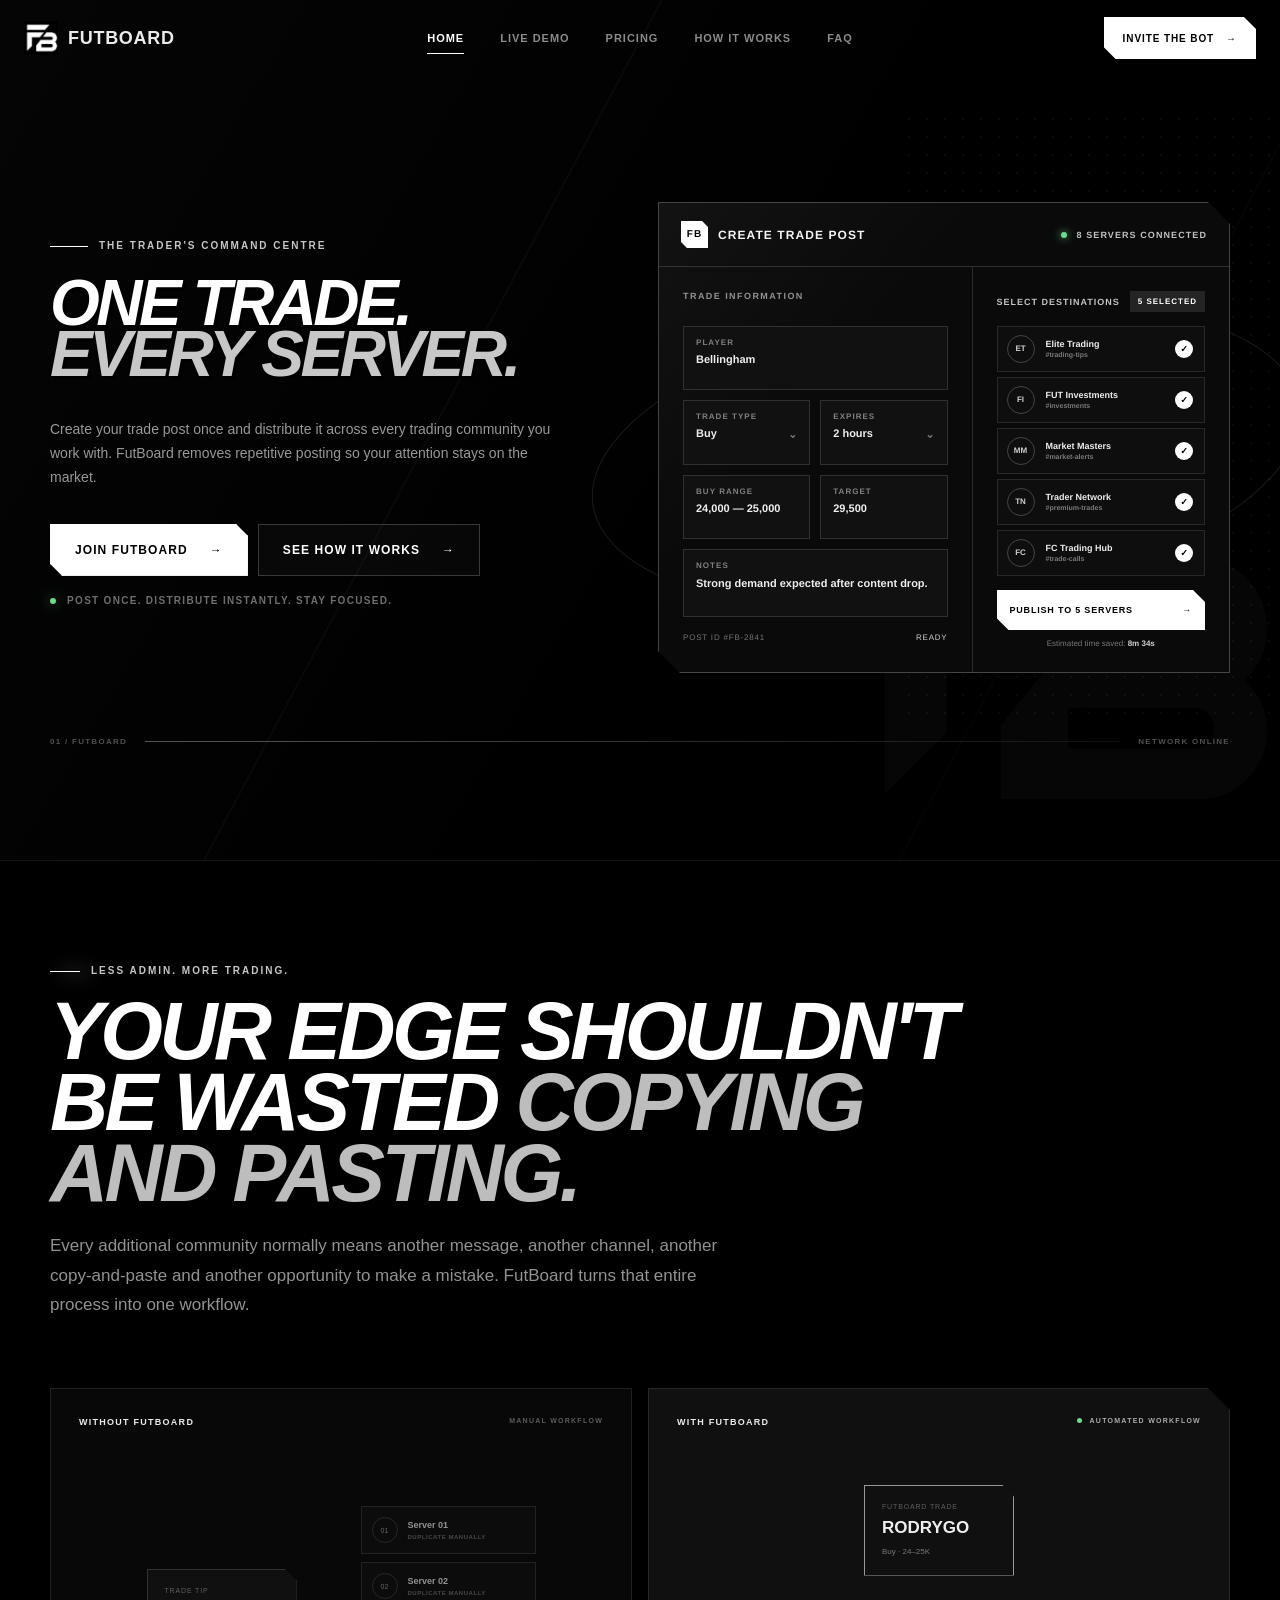
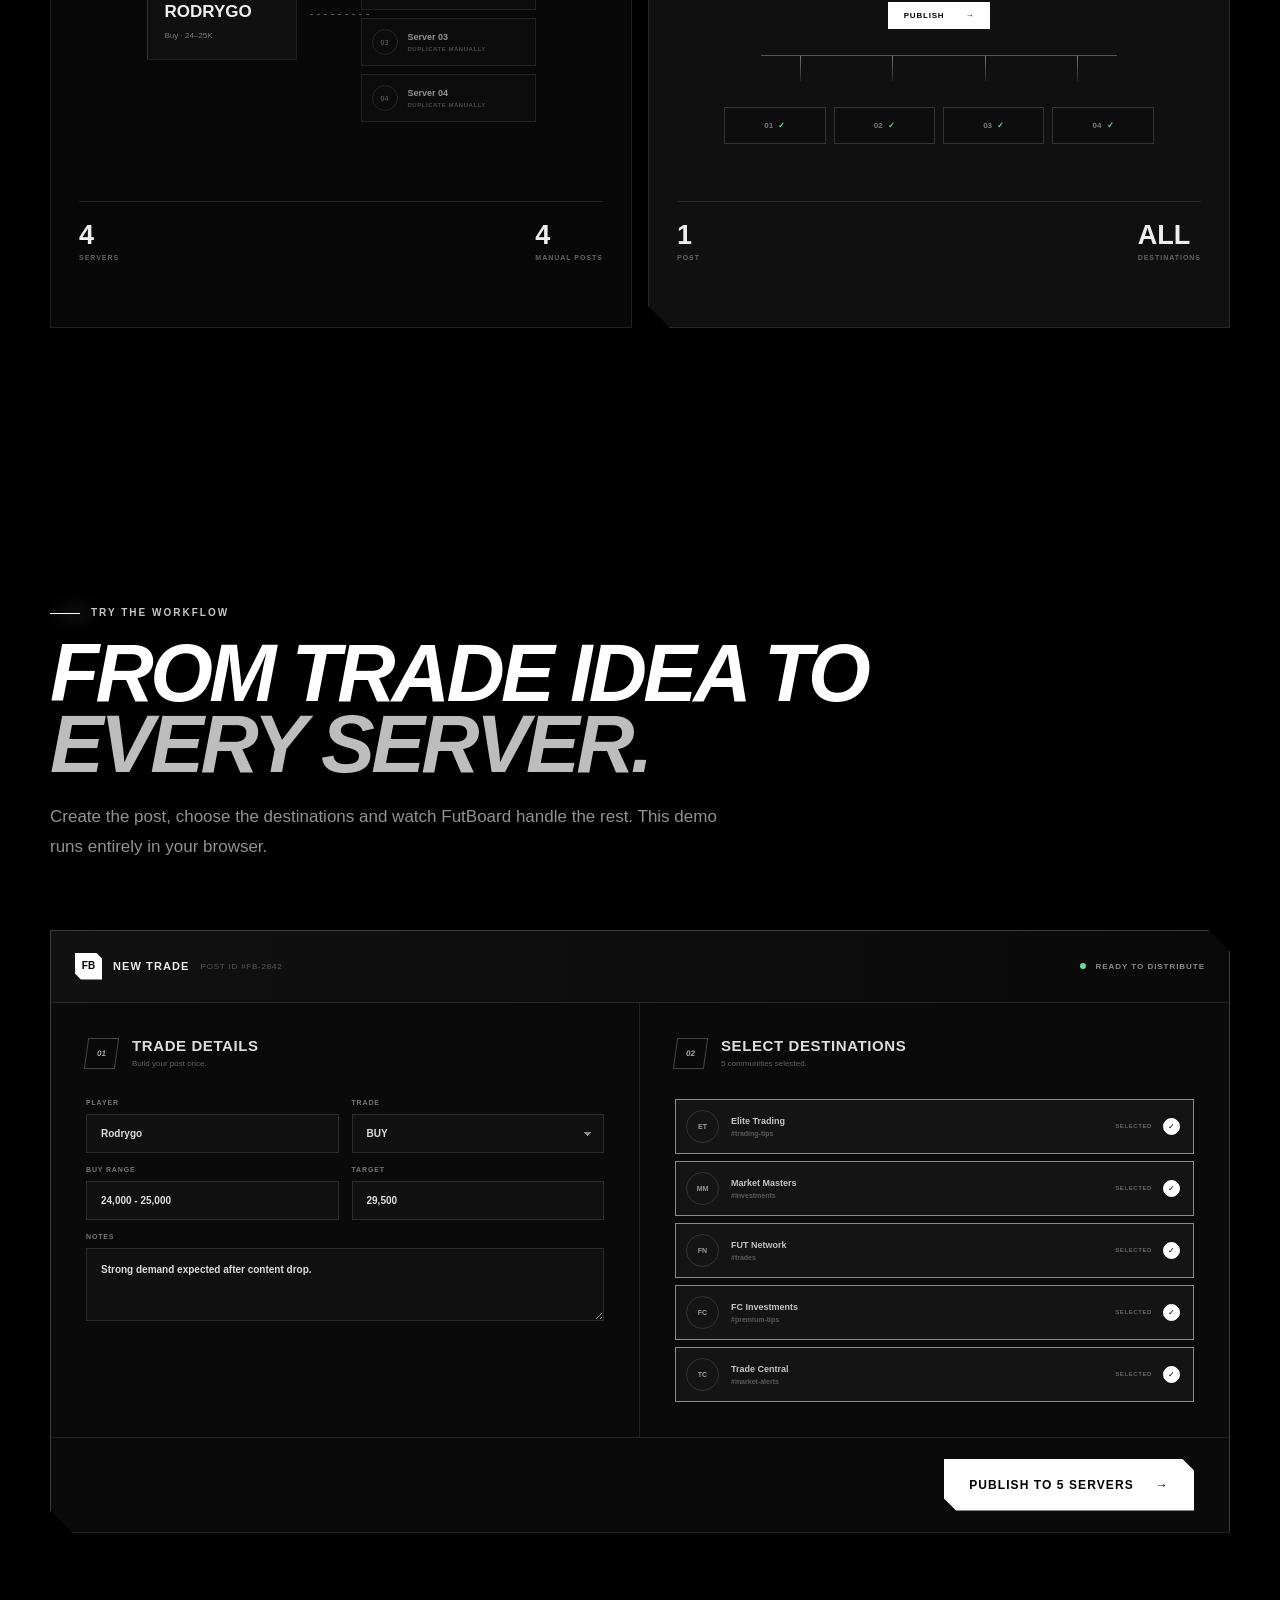
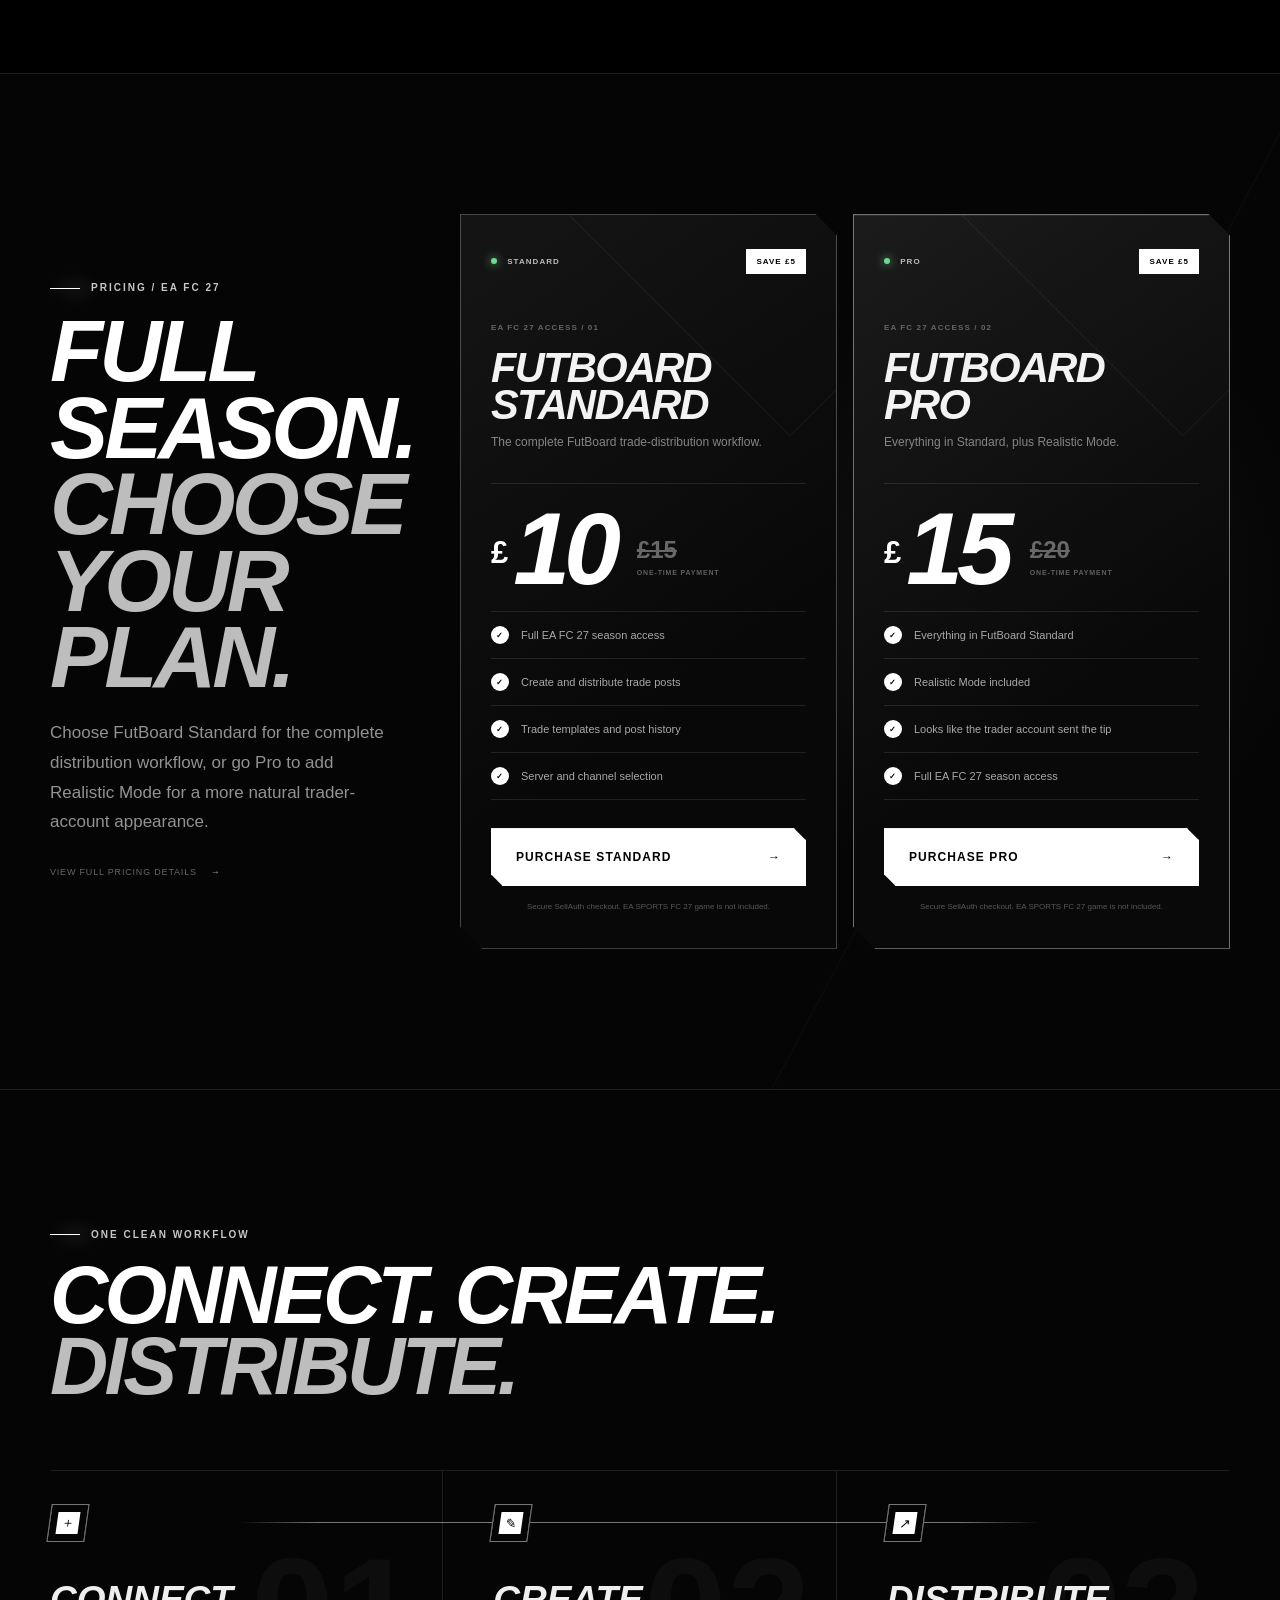
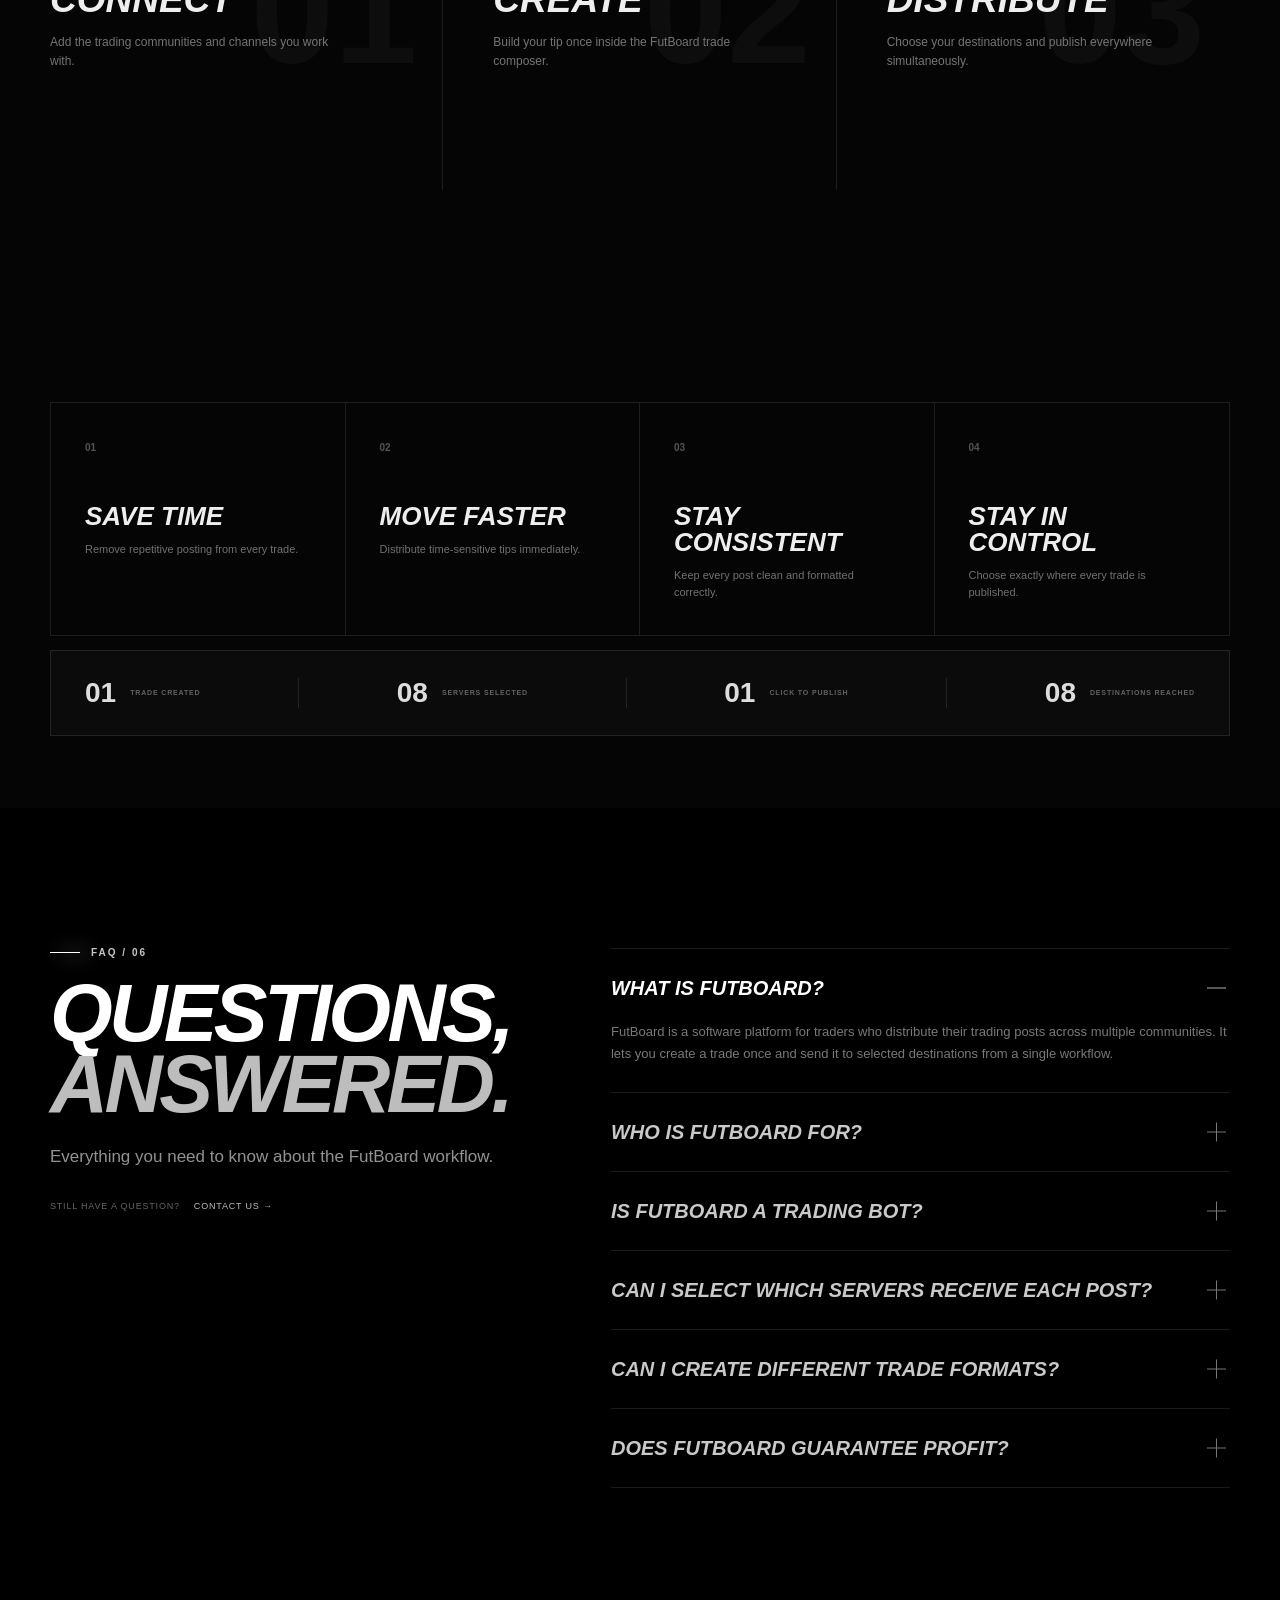
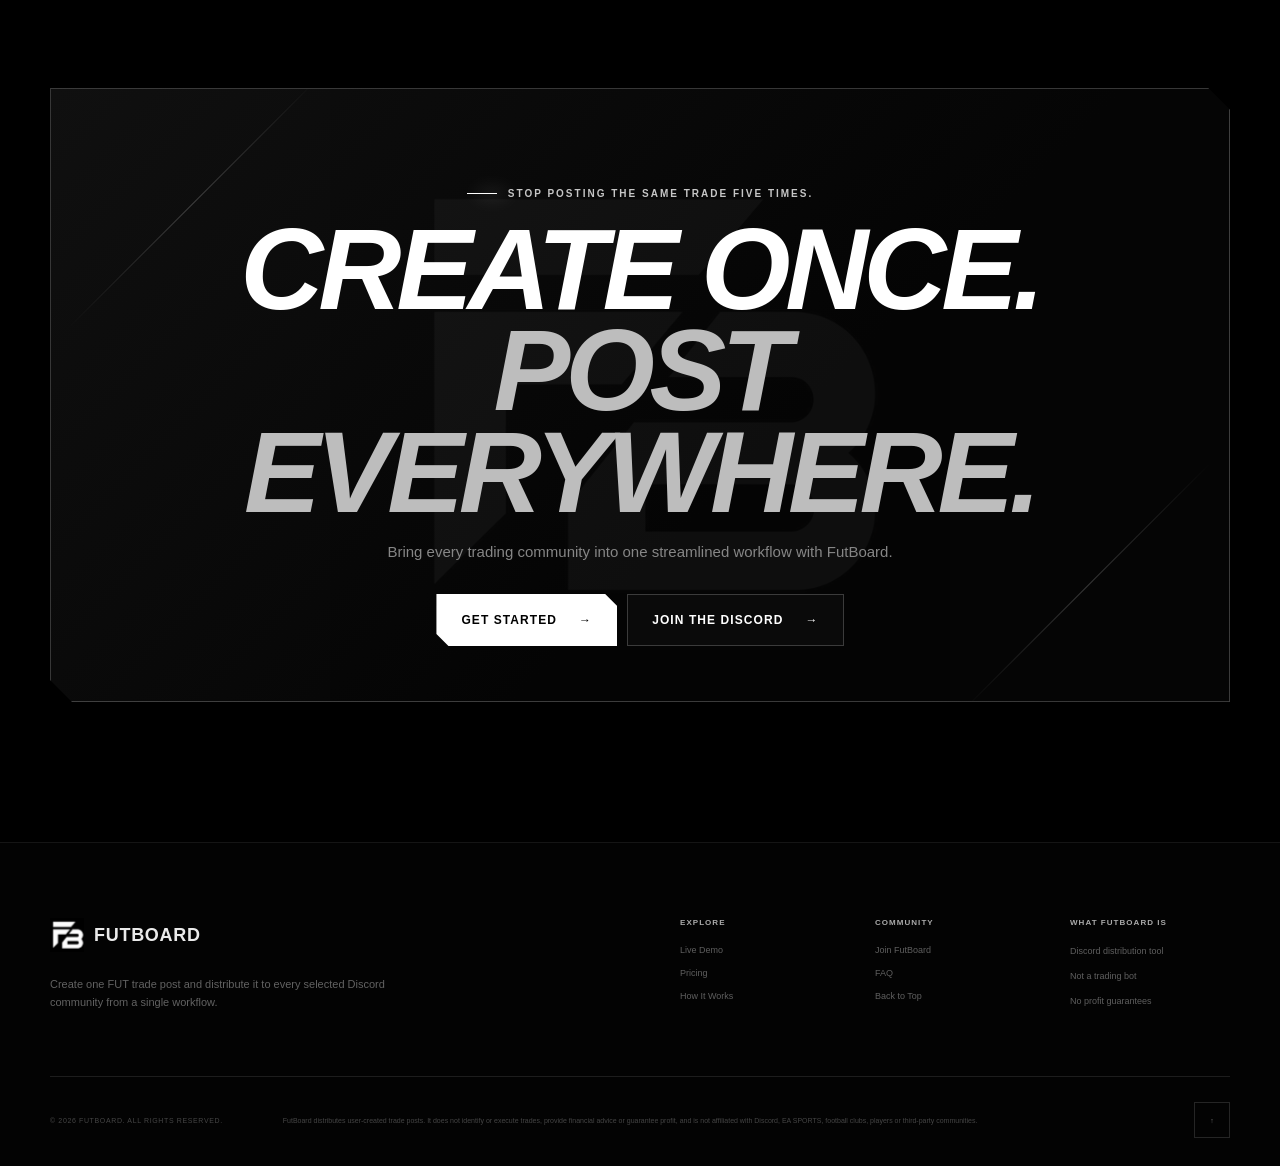
<file: index.html>
<!doctype html>
<html lang="en">
<head>
  <meta charset="utf-8">
  <meta name="viewport" content="width=device-width, initial-scale=1">
  <meta name="description" content="FutBoard lets football traders create one trade post and distribute it across every selected community.">
  <meta name="theme-color" content="#000000">
  <title>FutBoard — Create Once. Post Everywhere.</title>
  <link rel="icon" href="assets/futboard-logo.png" type="image/png">
  <link rel="stylesheet" href="style.css?v=24">
  <script src="https://sellauth.com/assets/js/sellauth-embed-2.js" defer></script>
  <script src="script.js?v=7" defer></script>
</head>
<body>
  <a class="skip-link" href="#main">Skip to content</a>
  <header class="site-header" id="site-header">
    <nav class="nav-shell" aria-label="Primary navigation">
      <a class="brand" href="#top" aria-label="FutBoard home">
        <span class="brand-mark"><img src="assets/futboard-logo.png" alt=""></span>
        <span>FUTBOARD</span>
      </a>

      <button class="menu-toggle" type="button" aria-expanded="false" aria-controls="nav-links" aria-label="Open navigation">
        <span></span><span></span>
      </button>

      <div class="nav-links" id="nav-links">
        <a href="#top">Home</a>
        <a href="#demo">Live Demo</a>
        <a href="#pricing">Pricing</a>
        <a href="#how-it-works">How It Works</a>
        <a href="#faq">FAQ</a>
        <a class="mobile-nav-cta cut-corners" href="https://discord.com/oauth2/authorize?client_id=1537933180642926742&amp;scope=bot&amp;permissions=2684873792" target="_blank" rel="noopener noreferrer">Invite the Bot <span>→</span></a>
      </div>

      <div class="nav-actions">
        <a class="button button-light button-small cut-corners" href="https://discord.com/oauth2/authorize?client_id=1537933180642926742&amp;scope=bot&amp;permissions=2684873792" target="_blank" rel="noopener noreferrer">Invite the Bot <span>→</span></a>
      </div>
    </nav>
  </header>

  <main id="main">
    <section class="hero section" id="top">
      <div class="hero-lights" aria-hidden="true"></div>
      <div class="dot-field" aria-hidden="true"></div>
      <div class="hero-watermark" aria-hidden="true">
        <img src="assets/futboard-logo.png" alt="">
      </div>

      <div class="hero-grid page-shell">
        <div class="hero-copy reveal">
          <div class="eyebrow"><span class="eyebrow-line"></span>The trader's command centre</div>
          <h1>One trade.<br><span>Every server.</span></h1>
          <p class="hero-lede">Create your trade post once and distribute it across every trading community you work with. FutBoard removes repetitive posting so your attention stays on the market.</p>
          <div class="hero-actions">
            <a class="button button-light cut-corners" href="https://discord.gg/7aC2eQXeng" target="_blank" rel="noopener noreferrer">Join FutBoard <span>→</span></a>
            <a class="button button-ghost" href="#how-it-works">See how it works <span>→</span></a>
          </div>
          <p class="micro-proof"><span class="status-dot"></span> Post once. Distribute instantly. Stay focused.</p>
        </div>

        <div class="hero-product reveal" data-delay="140">
          <div class="orbit orbit-one" aria-hidden="true"></div>
          <div class="orbit orbit-two" aria-hidden="true"></div>
          <div class="server-node node-one" aria-hidden="true"><i>ET</i><span>Elite Trading</span><b>SENDING</b></div>
          <div class="server-node node-two" aria-hidden="true"><i>MM</i><span>Market Masters</span><b>WAITING</b></div>
          <div class="server-node node-three" aria-hidden="true"><i>FN</i><span>FUT Network</span><b>WAITING</b></div>

          <div class="app-window cut-panel">
            <div class="app-topbar">
              <div class="app-title"><span class="mini-fb">FB</span> Create trade post</div>
              <div class="network-status"><span></span> 8 servers connected</div>
            </div>

            <div class="composer-grid">
              <div class="trade-form">
                <div class="panel-kicker">Trade information</div>
                <div class="field full"><label>Player</label><strong>Bellingham</strong></div>
                <div class="field"><label>Trade type</label><strong>Buy <em>⌄</em></strong></div>
                <div class="field"><label>Expires</label><strong>2 hours <em>⌄</em></strong></div>
                <div class="field"><label>Buy range</label><strong>24,000 — 25,000</strong></div>
                <div class="field"><label>Target</label><strong>29,500</strong></div>
                <div class="field full notes-field"><label>Notes</label><strong>Strong demand expected after content drop.</strong></div>
                <div class="post-id">Post ID #FB-2841 <span>Ready</span></div>
              </div>

              <div class="distribution-panel">
                <div class="panel-heading"><span>Select destinations</span><b>5 selected</b></div>
                <div class="destination-list">
                  <div class="destination-row"><i>ET</i><span>Elite Trading<small>#trading-tips</small></span><b>✓</b></div>
                  <div class="destination-row"><i>FI</i><span>FUT Investments<small>#investments</small></span><b>✓</b></div>
                  <div class="destination-row"><i>MM</i><span>Market Masters<small>#market-alerts</small></span><b>✓</b></div>
                  <div class="destination-row"><i>TN</i><span>Trader Network<small>#premium-trades</small></span><b>✓</b></div>
                  <div class="destination-row"><i>FC</i><span>FC Trading Hub<small>#trade-calls</small></span><b>✓</b></div>
                </div>
                <button class="mock-publish cut-corners" type="button" tabindex="-1">Publish to 5 servers <span>→</span></button>
                <small class="time-saved">Estimated time saved: <b>8m 34s</b></small>
              </div>
            </div>
          </div>
        </div>
      </div>
      <div class="hero-index page-shell" aria-hidden="true"><span>01 / FUTBOARD</span><i></i><span>NETWORK ONLINE</span></div>
    </section>

    <section class="value section" id="comparison">
      <div class="page-shell">
        <div class="section-intro reveal">
          <div class="section-label">Less admin. More trading.</div>
          <h2>Your edge shouldn't be wasted <span>copying and pasting.</span></h2>
          <p>Every additional community normally means another message, another channel, another copy-and-paste and another opportunity to make a mistake. FutBoard turns that entire process into one workflow.</p>
        </div>

        <div class="comparison-grid">
          <article class="compare-card compare-before reveal">
            <div class="compare-head"><span>Without FutBoard</span><b>Manual workflow</b></div>
            <div class="manual-flow" aria-label="One trade duplicated manually to four servers">
              <div class="source-trade"><small>Trade tip</small><strong>Rodrygo</strong><span>Buy · 24–25K</span></div>
              <div class="flow-spine"></div>
              <div class="manual-servers">
                <div><i>01</i><span>Server 01<small>Duplicate manually</small></span></div>
                <div><i>02</i><span>Server 02<small>Duplicate manually</small></span></div>
                <div><i>03</i><span>Server 03<small>Duplicate manually</small></span></div>
                <div><i>04</i><span>Server 04<small>Duplicate manually</small></span></div>
              </div>
            </div>
            <div class="compare-stats"><strong>4 <span>servers</span></strong><strong>4 <span>manual posts</span></strong></div>
          </article>

          <article class="compare-card compare-after cut-panel reveal" data-delay="100">
            <div class="compare-head"><span>With FutBoard</span><b><i></i> Automated workflow</b></div>
            <div class="auto-flow" aria-label="One trade distributed simultaneously to four servers">
              <div class="source-trade active"><small>FutBoard trade</small><strong>Rodrygo</strong><span>Buy · 24–25K</span></div>
              <button type="button" tabindex="-1">Publish <span>→</span></button>
              <div class="branch-lines" aria-hidden="true"><i></i><i></i><i></i><i></i></div>
              <div class="auto-servers"><div>01 <span>✓</span></div><div>02 <span>✓</span></div><div>03 <span>✓</span></div><div>04 <span>✓</span></div></div>
            </div>
            <div class="compare-stats"><strong>1 <span>post</span></strong><strong>All <span>destinations</span></strong></div>
          </article>
        </div>
      </div>
    </section>

    <section class="demo section" id="demo">
      <div class="page-shell">
        <div class="section-intro reveal">
          <div class="section-label">Try the workflow</div>
          <h2>From trade idea to <span>every server.</span></h2>
          <p>Create the post, choose the destinations and watch FutBoard handle the rest. This demo runs entirely in your browser.</p>
        </div>

        <div class="demo-shell cut-panel reveal">
          <div class="demo-bar">
            <div><span class="mini-fb">FB</span><strong>New trade</strong><small>Post ID #FB-2842</small></div>
            <span class="demo-ready"><i></i> Ready to distribute</span>
          </div>

          <form class="demo-form" id="trade-form">
            <div class="demo-fields">
              <div class="demo-section-head"><span>01</span><div><strong>Trade details</strong><small>Build your post once.</small></div></div>
              <div class="input-grid">
                <label>Player<input id="player" name="player" type="text" value="Rodrygo" autocomplete="off"></label>
                <label>Trade<select id="trade-type" name="trade"><option>BUY</option><option>SELL</option><option>INVESTMENT</option></select></label>
                <label>Buy range<input id="buy-range" name="range" type="text" value="24,000 - 25,000"></label>
                <label>Target<input id="target" name="target" type="text" value="29,500"></label>
                <label class="input-wide">Notes<textarea id="notes" name="notes" rows="3">Strong demand expected after content drop.</textarea></label>
              </div>
            </div>

            <div class="demo-destinations">
              <div class="demo-section-head"><span>02</span><div><strong>Select destinations</strong><small id="selection-copy">5 communities selected.</small></div></div>
              <div class="server-select-list" id="server-list">
                <button class="server-select selected" type="button" aria-pressed="true" data-server="Elite Trading"><i>ET</i><span>Elite Trading<small>#trading-tips</small></span><b class="server-state">Selected</b><em>✓</em></button>
                <button class="server-select selected" type="button" aria-pressed="true" data-server="Market Masters"><i>MM</i><span>Market Masters<small>#investments</small></span><b class="server-state">Selected</b><em>✓</em></button>
                <button class="server-select selected" type="button" aria-pressed="true" data-server="FUT Network"><i>FN</i><span>FUT Network<small>#trades</small></span><b class="server-state">Selected</b><em>✓</em></button>
                <button class="server-select selected" type="button" aria-pressed="true" data-server="FC Investments"><i>FC</i><span>FC Investments<small>#premium-tips</small></span><b class="server-state">Selected</b><em>✓</em></button>
                <button class="server-select selected" type="button" aria-pressed="true" data-server="Trade Central"><i>TC</i><span>Trade Central<small>#market-alerts</small></span><b class="server-state">Selected</b><em>✓</em></button>
              </div>
            </div>

            <div class="demo-action-row">
              <div class="demo-progress" aria-hidden="true"><span id="progress-line"></span></div>
              <p class="demo-result" id="demo-result" role="status" aria-live="polite"></p>
              <button class="button button-light cut-corners publish-button" id="publish-demo" type="submit">Publish trade <span>→</span></button>
              <button class="reset-demo" id="reset-demo" type="button" hidden>Reset demo</button>
            </div>
          </form>
        </div>
      </div>
    </section>

    <section class="landing-pricing section" id="pricing">
      <div class="page-shell landing-pricing-grid">
        <div class="section-intro reveal">
          <div class="section-label">Pricing / EA FC 27</div>
          <h2>Full season.<br><span>Choose your plan.</span></h2>
          <p>Choose FutBoard Standard for the complete distribution workflow, or go Pro to add Realistic Mode for a more natural trader-account appearance.</p>
          <a class="text-link" href="pricing.html">View full pricing details <span>→</span></a>
        </div>

        <div class="pricing-plan-grid">
          <article class="price-card cut-panel reveal" data-delay="80" aria-labelledby="landing-standard-plan-title">
            <div class="price-card-top">
              <span class="launch-badge"><i></i> Standard</span>
              <span class="saving-label">Save £5</span>
            </div>
            <div class="plan-heading">
              <span>EA FC 27 access / 01</span>
              <h3 id="landing-standard-plan-title">FutBoard Standard</h3>
              <p>The complete FutBoard trade-distribution workflow.</p>
            </div>
            <div class="price-lockup" aria-label="£10, reduced from £15">
              <span class="currency">£</span><strong>10</strong>
              <div><del>£15</del><small>one-time payment</small></div>
            </div>
            <ul class="plan-includes">
              <li><span>✓</span> Full EA FC 27 season access</li>
              <li><span>✓</span> Create and distribute trade posts</li>
              <li><span>✓</span> Trade templates and post history</li>
              <li><span>✓</span> Server and channel selection</li>
            </ul>
            <button class="button button-light cut-corners price-cta sellauth-button" type="button" onclick="window.sellAuthEmbed.checkout(this, { cart: [{ productId: 837397, variantId: 1447504, quantity: 1 }], shopId: 261351, modal: true })">Purchase Standard <span>→</span></button>
            <p class="price-note">Secure SellAuth checkout. EA SPORTS FC 27 game is not included.</p>
          </article>

          <article class="price-card price-card-pro cut-panel reveal" data-delay="140" aria-labelledby="landing-pro-plan-title">
            <div class="price-card-top">
              <span class="launch-badge"><i></i> Pro</span>
              <span class="saving-label">Save £5</span>
            </div>
            <div class="plan-heading">
              <span>EA FC 27 access / 02</span>
              <h3 id="landing-pro-plan-title">FutBoard Pro</h3>
              <p>Everything in Standard, plus Realistic Mode.</p>
            </div>
            <div class="price-lockup" aria-label="£15, reduced from £20">
              <span class="currency">£</span><strong>15</strong>
              <div><del>£20</del><small>one-time payment</small></div>
            </div>
            <ul class="plan-includes">
              <li><span>✓</span> Everything in FutBoard Standard</li>
              <li><span>✓</span> Realistic Mode included</li>
              <li><span>✓</span> Looks like the trader account sent the tip</li>
              <li><span>✓</span> Full EA FC 27 season access</li>
            </ul>
            <button class="button button-light cut-corners price-cta sellauth-button" type="button" onclick="window.sellAuthEmbed.checkout(this, { cart: [{ productId: 837361, variantId: 1447432, quantity: 1 }], shopId: 261351, modal: true })">Purchase Pro <span>→</span></button>
            <p class="price-note">Secure SellAuth checkout. EA SPORTS FC 27 game is not included.</p>
          </article>
        </div>
      </div>
    </section>

    <section class="how section" id="how-it-works">
      <div class="page-shell">
        <div class="section-intro compact reveal"><div class="section-label">One clean workflow</div><h2>Connect. Create. <span>Distribute.</span></h2></div>
        <div class="steps">
          <article class="step reveal"><span class="step-number">01</span><div class="step-icon">＋</div><h3>Connect</h3><p>Add the trading communities and channels you work with.</p></article>
          <article class="step reveal" data-delay="80"><span class="step-number">02</span><div class="step-icon">✎</div><h3>Create</h3><p>Build your tip once inside the FutBoard trade composer.</p></article>
          <article class="step reveal" data-delay="160"><span class="step-number">03</span><div class="step-icon">↗</div><h3>Distribute</h3><p>Choose your destinations and publish everywhere simultaneously.</p></article>
        </div>
      </div>
    </section>

    <section class="benefits section-tight">
      <div class="page-shell">
        <div class="benefit-grid">
          <article class="reveal"><span>01</span><h3>Save time</h3><p>Remove repetitive posting from every trade.</p></article>
          <article class="reveal" data-delay="50"><span>02</span><h3>Move faster</h3><p>Distribute time-sensitive tips immediately.</p></article>
          <article class="reveal" data-delay="100"><span>03</span><h3>Stay consistent</h3><p>Keep every post clean and formatted correctly.</p></article>
          <article class="reveal" data-delay="150"><span>04</span><h3>Stay in control</h3><p>Choose exactly where every trade is published.</p></article>
        </div>
        <div class="fact-strip reveal">
          <div><strong>01</strong><span>Trade created</span></div><i></i><div><strong>08</strong><span>Servers selected</span></div><i></i><div><strong>01</strong><span>Click to publish</span></div><i></i><div><strong>08</strong><span>Destinations reached</span></div>
        </div>
      </div>
    </section>

    <section class="faq section" id="faq">
      <div class="page-shell faq-layout">
        <div class="section-intro compact reveal"><div class="section-label">FAQ / 06</div><h2>Questions, <span>answered.</span></h2><p>Everything you need to know about the FutBoard workflow.</p><a class="text-link" href="#final-cta">Still have a question? <span>Contact us →</span></a></div>
        <div class="accordion reveal">
          <details open><summary>What is FutBoard?<span></span></summary><p>FutBoard is a software platform for traders who distribute their trading posts across multiple communities. It lets you create a trade once and send it to selected destinations from a single workflow.</p></details>
          <details><summary>Who is FutBoard for?<span></span></summary><p>FutBoard is designed for traders, tipsters and community operators who publish trading content across multiple servers.</p></details>
          <details><summary>Is FutBoard a trading bot?<span></span></summary><p>No. FutBoard does not identify or execute trades. It handles the workflow involved in distributing trading content.</p></details>
          <details><summary>Can I select which servers receive each post?<span></span></summary><p>Yes. Each trade can be distributed only to the communities or channels you choose.</p></details>
          <details><summary>Can I create different trade formats?<span></span></summary><p>The interface supports reusable formats for different types of posts such as buys, sells and investments.</p></details>
          <details><summary>Does FutBoard guarantee profit?<span></span></summary><p>No. FutBoard is a workflow and content distribution platform. It does not guarantee trading performance.</p></details>
        </div>
      </div>
    </section>

    <section class="final-cta section" id="final-cta">
      <div class="cta-card cut-panel page-shell reveal">
        <div class="cta-watermark" aria-hidden="true"><img src="assets/futboard-logo.png" alt=""></div>
        <div class="section-label">Stop posting the same trade five times.</div>
        <h2>Create once.<br><span>Post everywhere.</span></h2>
        <p>Bring every trading community into one streamlined workflow with FutBoard.</p>
        <div class="cta-actions"><a class="button button-light cut-corners" href="#demo">Get started <span>→</span></a><a class="button button-ghost" href="https://discord.gg/7aC2eQXeng" target="_blank" rel="noopener noreferrer">Join the Discord <span>→</span></a></div>
      </div>
    </section>
  </main>

  <footer class="site-footer" id="footer">
    <div class="page-shell footer-grid">
      <div class="footer-brand"><a class="brand" href="#top"><span class="brand-mark"><img src="assets/futboard-logo.png" alt=""></span><span>FUTBOARD</span></a><p>Create one FUT trade post and distribute it to every selected Discord community from a single workflow.</p></div>
      <div class="footer-links">
        <div><strong>Explore</strong><a href="#demo">Live Demo</a><a href="#pricing">Pricing</a><a href="#how-it-works">How It Works</a></div>
        <div><strong>Community</strong><a href="https://discord.gg/7aC2eQXeng" target="_blank" rel="noopener noreferrer">Join FutBoard</a><a href="#faq">FAQ</a><a href="#top">Back to Top</a></div>
        <div><strong>What FutBoard Is</strong><span class="footer-info">Discord distribution tool</span><span class="footer-info">Not a trading bot</span><span class="footer-info">No profit guarantees</span></div>
      </div>
    </div>
    <div class="page-shell footer-bottom"><span>© 2026 FutBoard. All rights reserved.</span><p>FutBoard distributes user-created trade posts. It does not identify or execute trades, provide financial advice or guarantee profit, and is not affiliated with Discord, EA SPORTS, football clubs, players or third-party communities.</p><a href="#top" aria-label="Back to top">↑</a></div>
  </footer>
</body>
</html>
</file>
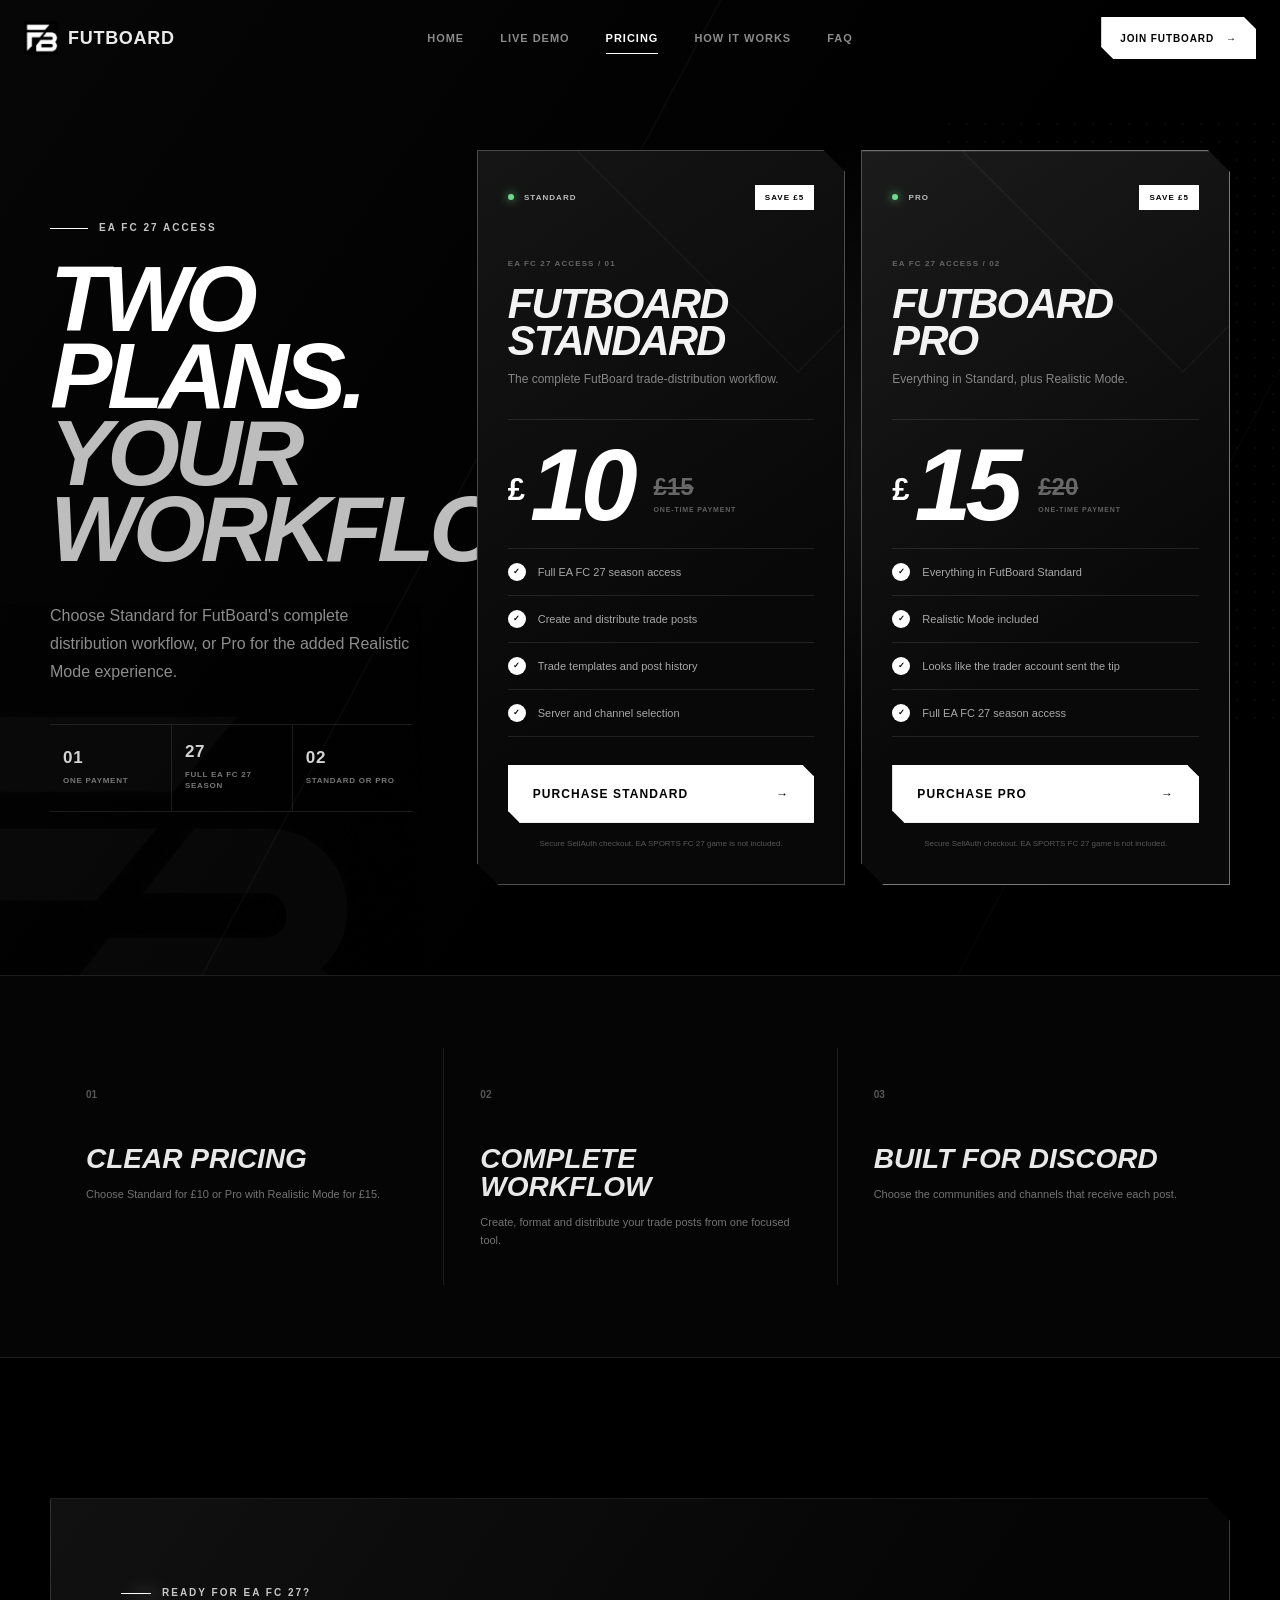
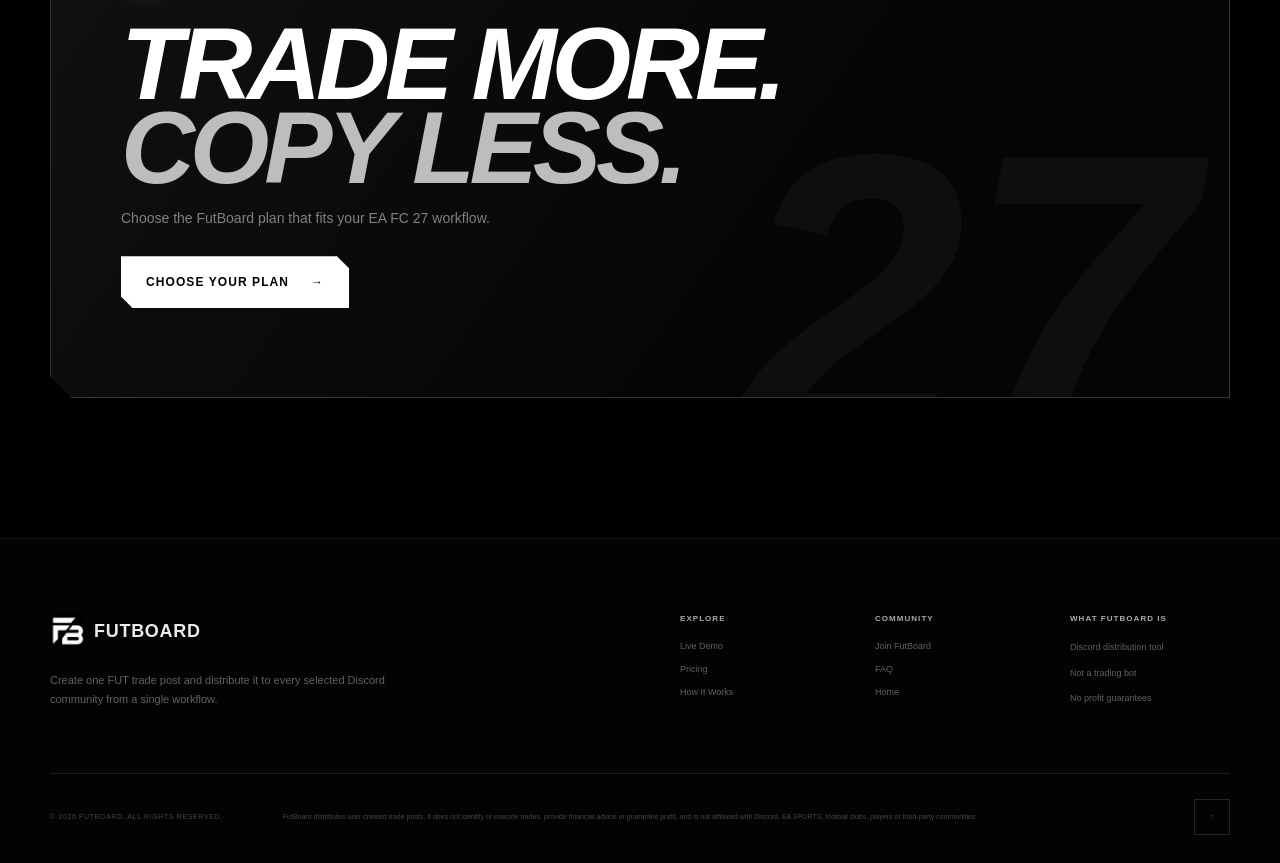
<file: pricing.html>
<!doctype html>
<html lang="en">
<head>
  <meta charset="utf-8">
  <meta name="viewport" content="width=device-width, initial-scale=1">
  <meta name="description" content="Choose FutBoard Standard for £10 or FutBoard Pro with Realistic Mode for £15 for the EA FC 27 season.">
  <meta name="theme-color" content="#000000">
  <title>EA FC 27 Pricing — FutBoard</title>
  <link rel="icon" href="assets/futboard-logo.png" type="image/png">
  <link rel="stylesheet" href="style.css?v=24">
  <script src="https://sellauth.com/assets/js/sellauth-embed-2.js" defer></script>
  <script src="pricing.js?v=1" defer></script>
</head>
<body class="pricing-page">
  <a class="skip-link" href="#main">Skip to pricing</a>

  <header class="site-header" id="site-header">
    <nav class="nav-shell" aria-label="Primary navigation">
      <a class="brand" href="index.html#top" aria-label="FutBoard home">
        <span class="brand-mark"><img src="assets/futboard-logo.png" alt=""></span>
        <span>FUTBOARD</span>
      </a>

      <button class="menu-toggle" type="button" aria-expanded="false" aria-controls="nav-links" aria-label="Open navigation">
        <span></span><span></span>
      </button>

      <div class="nav-links" id="nav-links">
        <a href="index.html#top">Home</a>
        <a href="index.html#demo">Live Demo</a>
        <a class="active" href="pricing.html" aria-current="page">Pricing</a>
        <a href="index.html#how-it-works">How It Works</a>
        <a href="index.html#faq">FAQ</a>
        <a class="mobile-nav-cta cut-corners" href="https://discord.gg/7aC2eQXeng" target="_blank" rel="noopener noreferrer">Join FutBoard <span>→</span></a>
      </div>

      <div class="nav-actions">
        <a class="button button-light button-small cut-corners" href="https://discord.gg/7aC2eQXeng" target="_blank" rel="noopener noreferrer">Join FutBoard <span>→</span></a>
      </div>
    </nav>
  </header>

  <main id="main">
    <section class="pricing-hero">
      <div class="dot-field" aria-hidden="true"></div>
      <div class="pricing-watermark" aria-hidden="true"><img src="assets/futboard-logo.png" alt=""></div>

      <div class="page-shell pricing-layout">
        <div class="pricing-copy reveal is-visible">
          <div class="eyebrow"><span class="eyebrow-line"></span>EA FC 27 access</div>
          <h1>Two plans.<br><span>Your workflow.</span></h1>
          <p>Choose Standard for FutBoard's complete distribution workflow, or Pro for the added Realistic Mode experience.</p>
          <div class="pricing-facts" aria-label="Plan highlights">
            <span><i>01</i> One payment</span>
            <span><i>27</i> Full EA FC 27 season</span>
            <span><i>02</i> Standard or Pro</span>
          </div>
        </div>

        <div class="pricing-plan-grid" id="plans">
          <article class="price-card cut-panel reveal is-visible" aria-labelledby="standard-plan-title">
            <div class="price-card-top">
              <span class="launch-badge"><i></i> Standard</span>
              <span class="saving-label">Save £5</span>
            </div>
            <div class="plan-heading">
              <span>EA FC 27 access / 01</span>
              <h2 id="standard-plan-title">FutBoard Standard</h2>
              <p>The complete FutBoard trade-distribution workflow.</p>
            </div>
            <div class="price-lockup" aria-label="£10, reduced from £15">
              <span class="currency">£</span><strong>10</strong>
              <div><del>£15</del><small>one-time payment</small></div>
            </div>
            <ul class="plan-includes">
              <li><span>✓</span> Full EA FC 27 season access</li>
              <li><span>✓</span> Create and distribute trade posts</li>
              <li><span>✓</span> Trade templates and post history</li>
              <li><span>✓</span> Server and channel selection</li>
            </ul>
            <button class="button button-light cut-corners price-cta sellauth-button" type="button" onclick="window.sellAuthEmbed.checkout(this, { cart: [{ productId: 837397, variantId: 1447504, quantity: 1 }], shopId: 261351, modal: true })">Purchase Standard <span>→</span></button>
            <p class="price-note">Secure SellAuth checkout. EA SPORTS FC 27 game is not included.</p>
          </article>

          <article class="price-card price-card-pro cut-panel reveal is-visible" aria-labelledby="pro-plan-title">
            <div class="price-card-top">
              <span class="launch-badge"><i></i> Pro</span>
              <span class="saving-label">Save £5</span>
            </div>
            <div class="plan-heading">
              <span>EA FC 27 access / 02</span>
              <h2 id="pro-plan-title">FutBoard Pro</h2>
              <p>Everything in Standard, plus Realistic Mode.</p>
            </div>
            <div class="price-lockup" aria-label="£15, reduced from £20">
              <span class="currency">£</span><strong>15</strong>
              <div><del>£20</del><small>one-time payment</small></div>
            </div>
            <ul class="plan-includes">
              <li><span>✓</span> Everything in FutBoard Standard</li>
              <li><span>✓</span> Realistic Mode included</li>
              <li><span>✓</span> Looks like the trader account sent the tip</li>
              <li><span>✓</span> Full EA FC 27 season access</li>
            </ul>
            <button class="button button-light cut-corners price-cta sellauth-button" type="button" onclick="window.sellAuthEmbed.checkout(this, { cart: [{ productId: 837361, variantId: 1447432, quantity: 1 }], shopId: 261351, modal: true })">Purchase Pro <span>→</span></button>
            <p class="price-note">Secure SellAuth checkout. EA SPORTS FC 27 game is not included.</p>
          </article>
        </div>
      </div>
    </section>

    <section class="pricing-support section-tight">
      <div class="page-shell pricing-support-grid">
        <article><span>01</span><h3>Clear pricing</h3><p>Choose Standard for £10 or Pro with Realistic Mode for £15.</p></article>
        <article><span>02</span><h3>Complete workflow</h3><p>Create, format and distribute your trade posts from one focused tool.</p></article>
        <article><span>03</span><h3>Built for Discord</h3><p>Choose the communities and channels that receive each post.</p></article>
      </div>
    </section>

    <section class="pricing-close section">
      <div class="page-shell pricing-close-card cut-panel">
        <div class="section-label">Ready for EA FC 27?</div>
        <h2>Trade more.<br><span>Copy less.</span></h2>
        <p>Choose the FutBoard plan that fits your EA FC 27 workflow.</p>
        <a class="button button-light cut-corners" href="#plans">Choose your plan <span>→</span></a>
      </div>
    </section>
  </main>

  <footer class="site-footer" id="footer">
    <div class="page-shell footer-grid">
      <div class="footer-brand"><a class="brand" href="index.html#top"><span class="brand-mark"><img src="assets/futboard-logo.png" alt=""></span><span>FUTBOARD</span></a><p>Create one FUT trade post and distribute it to every selected Discord community from a single workflow.</p></div>
      <div class="footer-links">
        <div><strong>Explore</strong><a href="index.html#demo">Live Demo</a><a href="pricing.html">Pricing</a><a href="index.html#how-it-works">How It Works</a></div>
        <div><strong>Community</strong><a href="https://discord.gg/7aC2eQXeng" target="_blank" rel="noopener noreferrer">Join FutBoard</a><a href="index.html#faq">FAQ</a><a href="index.html#top">Home</a></div>
        <div><strong>What FutBoard Is</strong><span class="footer-info">Discord distribution tool</span><span class="footer-info">Not a trading bot</span><span class="footer-info">No profit guarantees</span></div>
      </div>
    </div>
    <div class="page-shell footer-bottom"><span>© 2026 FutBoard. All rights reserved.</span><p>FutBoard distributes user-created trade posts. It does not identify or execute trades, provide financial advice or guarantee profit, and is not affiliated with Discord, EA SPORTS, football clubs, players or third-party communities.</p><a href="#main" aria-label="Back to top">↑</a></div>
  </footer>
</body>
</html>
</file>
<file: style.css>
/* FutBoard — premium monochrome football-trading interface */
:root {
  --black: #000;
  --near-black: #080808;
  --graphite: #111;
  --surface: #151515;
  --surface-2: #1a1a1a;
  --white: #fff;
  --soft-white: #eaeaea;
  --silver: #a7a7a7;
  --dark-silver: #676767;
  --line: rgba(255, 255, 255, .1);
  --line-strong: rgba(255, 255, 255, .2);
  --green: #70d991;
  --display: "Arial Narrow", "Bahnschrift Condensed", "Roboto Condensed", Impact, sans-serif;
  --body: Inter, Arial, Helvetica, sans-serif;
  --ease: cubic-bezier(.22, 1, .36, 1);
  --page: min(1520px, calc(100vw - 64px));
}

* { box-sizing: border-box; }
[hidden] { display: none !important; }
html { scroll-behavior: smooth; scrollbar-color: #555 #050505; }
body {
  margin: 0;
  min-width: 320px;
  overflow-x: clip;
  color: var(--soft-white);
  background: var(--black);
  font-family: var(--body);
  -webkit-font-smoothing: antialiased;
}
body.menu-open { overflow: hidden; }
button, input, textarea, select { font: inherit; }
button, a { -webkit-tap-highlight-color: transparent; }
a { color: inherit; text-decoration: none; }
img { max-width: 100%; display: block; }
button { color: inherit; }
::selection { background: #fff; color: #000; }

.skip-link {
  position: fixed; z-index: 1000; left: 16px; top: 16px; transform: translateY(-160%);
  background: #fff; color: #000; padding: 12px 18px; font-weight: 800; transition: transform .2s;
}
.skip-link:focus { transform: translateY(0); }
.page-shell { width: var(--page); margin-inline: auto; }
.section { position: relative; padding: 140px 0; }
.section-tight { position: relative; padding: 72px 0; }

.cut-corners {
  clip-path: polygon(0 0, calc(100% - 12px) 0, 100% 12px, 100% 100%, 12px 100%, 0 calc(100% - 12px));
}
.cut-panel {
  clip-path: polygon(0 0, calc(100% - 22px) 0, 100% 22px, 100% 100%, 22px 100%, 0 calc(100% - 22px));
}
.button {
  min-height: 52px; padding: 0 24px; display: inline-flex; align-items: center; justify-content: center; gap: 22px;
  border: 1px solid var(--line-strong); text-transform: uppercase; letter-spacing: .09em; font-size: 12px; font-weight: 900;
  transition: background .35s var(--ease), color .35s var(--ease), border-color .35s var(--ease), transform .35s var(--ease);
}
.button span { transition: transform .35s var(--ease); }
.button:hover span, .button:focus-visible span { transform: translateX(4px); }
.button:focus-visible, .server-select:focus-visible, summary:focus-visible, .menu-toggle:focus-visible, input:focus-visible, select:focus-visible, textarea:focus-visible { outline: 2px solid #fff; outline-offset: 3px; }
.button-light { background: #fff; color: #000; border-color: #fff; }
.button-light:hover { background: #d7d7d7; border-color: #d7d7d7; }
.button-ghost { background: rgba(255, 255, 255, .025); color: #fff; }
.button-ghost:hover { background: rgba(255, 255, 255, .08); border-color: rgba(255, 255, 255, .35); }
.button-small { min-height: 42px; padding: 0 18px; gap: 12px; font-size: 10px; }

.section-label, .eyebrow {
  display: flex; align-items: center; gap: 11px; color: #c6c6c6; text-transform: uppercase;
  letter-spacing: .2em; font-size: 10px; line-height: 1; font-weight: 900;
}
.section-label::before { content: ""; width: 30px; height: 1px; background: #fff; box-shadow: 10px 0 18px #fff; }
.section-intro { max-width: 950px; margin-bottom: 68px; }
.section-intro.compact { max-width: 820px; }
.section-intro h2, .brand-statement h2, .final-cta h2 {
  margin: 20px 0 22px; color: #fff; font: 900 clamp(48px, 6.3vw, 94px)/.88 var(--display);
  letter-spacing: -.045em; text-transform: uppercase; font-style: italic;
}
.section-intro h2 span, .brand-statement h2 span, .final-cta h2 span {
  color: #bdbdbd; -webkit-text-fill-color: #bdbdbd;
}
.section-intro p { max-width: 700px; margin: 0; color: #929292; font-size: 17px; line-height: 1.75; }

/* Header */
.site-header { position: fixed; z-index: 90; top: 0; left: 0; width: 100%; border-bottom: 1px solid transparent; transition: .35s var(--ease); }
.site-header.scrolled { background: rgba(0, 0, 0, .96); border-bottom-color: rgba(255,255,255,.1); box-shadow: 0 8px 0 rgba(0,0,0,.34); }
.nav-shell { width: min(1600px, calc(100vw - 48px)); min-height: 76px; margin: auto; display: grid; grid-template-columns: 1fr auto 1fr; align-items: center; gap: 32px; }
.brand { display: inline-flex; align-items: center; gap: 10px; width: max-content; font: 900 18px/1 var(--display); letter-spacing: .04em; }
.brand-mark { width: 34px; height: 34px; display: block; overflow: hidden; background: #000; }
.brand-mark img { width: 100%; height: 100%; object-fit: cover; transform: scale(2.15); }
.nav-links { display: flex; align-items: center; gap: 36px; }
.nav-links a { position: relative; color: #8b8b8b; font-size: 11px; font-weight: 800; text-transform: uppercase; letter-spacing: .09em; transition: color .3s; }
.nav-links a::after { content: ""; position: absolute; left: 0; bottom: -10px; width: 100%; height: 1px; background: #fff; transform: scaleX(0); transform-origin: left; transition: transform .3s var(--ease); }
.nav-links a:hover, .nav-links a.active { color: #fff; }
.nav-links a.active::after { transform: scaleX(1); }
.nav-links .mobile-nav-cta { display: none; }
.nav-actions { display: flex; align-items: center; gap: 24px; justify-self: end; }
.menu-toggle { display: none; width: 42px; height: 42px; padding: 0; border: 1px solid var(--line); background: #070707; }
.menu-toggle span { display: block; width: 18px; height: 1px; margin: 5px auto; background: #fff; transition: transform .3s, opacity .3s; }

/* Hero */
.hero { min-height: 950px; padding: 160px 0 72px; display: flex; flex-direction: column; justify-content: center; overflow: hidden; isolation: isolate; }
.hero::before { content: ""; position: absolute; inset: 0; z-index: -3; background: linear-gradient(120deg, #050505 0%, #000 58%); }
.hero::after { content: ""; position: absolute; inset: 0; z-index: -2; background-image: linear-gradient(118deg, transparent 0 38%, rgba(255,255,255,.035) 38.05%, transparent 38.2%), linear-gradient(118deg, transparent 0 78%, rgba(255,255,255,.025) 78.05%, transparent 78.2%); }
.hero-lights { display: none; }
.hero-lights::before, .hero-lights::after { content: ""; position: absolute; top: 90%; width: 1px; height: 480px; background: linear-gradient(#fff, transparent); opacity: .08; transform: rotate(28deg); transform-origin: top; }
.hero-lights::before { left: 10%; }.hero-lights::after { right: 10%; transform: rotate(-28deg); }
.dot-field { position: absolute; right: -40px; top: 110px; width: 420px; height: 620px; opacity: .08; z-index: -1; background-image: radial-gradient(circle, #8f8f8f 1px, transparent 1.5px); background-size: 18px 18px; }
.hero-watermark { position: absolute; right: -4vw; bottom: -3vw; width: 42vw; aspect-ratio: 1; opacity: .024; overflow: hidden; z-index: -1; }
.hero-watermark img, .statement-logo img, .cta-watermark img { width: 100%; height: 100%; object-fit: cover; transform: scale(1.75); }
.hero-grid { display: grid; grid-template-columns: minmax(0, .95fr) minmax(0, 1.05fr); align-items: center; gap: 52px; }
.hero-copy { position: relative; z-index: 5; min-width: 0; width: 100%; padding-bottom: 28px; }
.eyebrow { margin-bottom: 27px; }.eyebrow-line { width: 38px; height: 1px; background: #fff; }
.hero h1 { position: relative; z-index: 6; width: max-content; margin: 0; font: 900 clamp(72px, 4.8vw, 90px)/.8 var(--display); color: #fff; text-transform: uppercase; letter-spacing: -.055em; font-style: italic; white-space: nowrap; text-shadow: 3px 3px 0 #000; }
.hero h1::before { display: none; }
.hero h1 span { display: inline-block; color: #c7c7c7; -webkit-text-fill-color: #c7c7c7; }
.hero-lede { max-width: 520px; margin: 36px 0 0; color: #989898; line-height: 1.72; font-size: 16px; }
.hero-actions { display: flex; gap: 10px; margin-top: 35px; }
.micro-proof { margin: 19px 0 0; color: #6f6f6f; font-size: 10px; text-transform: uppercase; letter-spacing: .13em; font-weight: 800; }
.status-dot { width: 6px; height: 6px; display: inline-block; margin-right: 7px; border-radius: 50%; background: var(--green); box-shadow: 0 0 14px rgba(112,217,145,.7); }

.hero-product { position: relative; z-index: 2; width: 100%; margin-left: 0; min-width: 0; }
.app-window { position: relative; z-index: 3; width: 100%; background: #0a0a0a; border: 1px solid rgba(255,255,255,.24); box-shadow: 0 32px 80px rgba(0,0,0,.72); transform: none; text-rendering: geometricPrecision; -webkit-font-smoothing: auto; }
.app-window::before { content: ""; position: absolute; inset: 0; z-index: -1; background: linear-gradient(130deg, rgba(255,255,255,.035), transparent 34%); }
.app-topbar { min-height: 64px; padding: 0 22px; border-bottom: 1px solid rgba(255,255,255,.15); display: flex; align-items: center; justify-content: space-between; }
.app-title { display: flex; align-items: center; gap: 10px; color: #f4f4f4; text-transform: uppercase; font: 900 12px/1 var(--body); letter-spacing: .09em; }
.mini-fb { width: 27px; height: 27px; display: inline-grid; place-items: center; color: #000; background: #fff; clip-path: polygon(0 0, 78% 0, 100% 22%, 100% 100%, 22% 100%, 0 78%); font: 900 10px/1 var(--display); }
.network-status { color: #c2c2c2; font-size: 9px; text-transform: uppercase; letter-spacing: .12em; font-weight: 900; }.network-status span { display: inline-block; width: 6px; height: 6px; margin-right: 6px; background: var(--green); border-radius: 50%; box-shadow: 0 0 8px var(--green); }
.composer-grid { display: grid; grid-template-columns: 1.1fr .9fr; }
.trade-form, .distribution-panel { padding: 24px; min-width: 0; }.trade-form { border-right: 1px solid rgba(255,255,255,.13); display: grid; grid-template-columns: 1fr 1fr; gap: 10px; }
.panel-kicker { grid-column: 1 / -1; color: #929292; font-size: 9px; letter-spacing: .16em; text-transform: uppercase; margin-bottom: 3px; font-weight: 900; }
.field { min-width: 0; padding: 11px 12px; background: #111; border: 1px solid rgba(255,255,255,.13); }.field.full { grid-column: 1 / -1; }.field label { display: block; color: #818181; font-size: 8px; text-transform: uppercase; letter-spacing: .13em; margin-bottom: 7px; font-weight: 900; }.field strong { color: #ededed; font-size: 11px; font-weight: 800; white-space: nowrap; overflow: hidden; text-overflow: ellipsis; display: flex; justify-content: space-between; }.field strong em { color: #777; font-style: normal; }.notes-field strong { white-space: normal; line-height: 1.4; }
.post-id { grid-column: 1 / -1; display: flex; align-items: center; justify-content: space-between; color: #747474; font-size: 8px; letter-spacing: .1em; text-transform: uppercase; }.post-id span { color: #d0d0d0; }
.panel-heading { display: flex; justify-content: space-between; align-items: center; color: #c2c2c2; text-transform: uppercase; font-size: 9px; font-weight: 900; letter-spacing: .11em; }.panel-heading b { color: #fff; font-size: 8px; background: #242424; padding: 6px 8px; }
.destination-list { margin-top: 14px; display: grid; gap: 5px; }
.destination-row { display: grid; grid-template-columns: 30px 1fr 20px; gap: 9px; align-items: center; padding: 8px 9px; border: 1px solid rgba(255,255,255,.11); background: #0e0e0e; }.destination-row i { width: 28px; height: 28px; display: grid; place-items: center; border: 1px solid #444; border-radius: 50%; color: #d0d0d0; font: normal 900 8px/1 var(--body); }.destination-row span { color: #ededed; font-size: 9px; font-weight: 900; min-width: 0; }.destination-row small { display: block; margin-top: 3px; color: #7a7a7a; font-size: 7px; font-weight: 700; }.destination-row b { width: 18px; height: 18px; display: grid; place-items: center; background: #fff; color: #000; font-size: 9px; border-radius: 50%; }
.mock-publish { width: 100%; height: 40px; margin-top: 14px; display: flex; justify-content: space-between; align-items: center; padding: 0 13px; border: 0; color: #000; background: #fff; font-size: 9px; font-weight: 900; text-transform: uppercase; letter-spacing: .09em; }.time-saved { display: block; margin-top: 9px; text-align: center; color: #777; font-size: 8px; }.time-saved b { color: #d0d0d0; }
.orbit { position: absolute; z-index: 1; border: 1px solid rgba(255,255,255,.1); border-radius: 50%; pointer-events: none; }.orbit-one { width: 125%; aspect-ratio: 2.4; left: -12%; top: 22%; transform: rotate(-8deg); }.orbit-two { width: 93%; aspect-ratio: 2.1; left: 2%; top: 13%; transform: rotate(16deg); border-color: rgba(255,255,255,.055); }
.server-node { position: absolute; z-index: 4; display: grid; grid-template-columns: 28px 1fr; grid-template-rows: 1fr 1fr; column-gap: 8px; min-width: 135px; padding: 8px; background: #0a0a0a; border: 1px solid #333; box-shadow: 0 10px 30px #000; opacity: 0; transform: translateY(8px); transition: opacity .45s, transform .45s, border-color .45s; }.server-node.visible { opacity: 1; transform: translateY(0); }.server-node.sent { border-color: rgba(112,217,145,.38); }.server-node i { grid-row: 1 / -1; width: 28px; height: 28px; display: grid; place-items: center; background: #171717; border-radius: 50%; color: #ccc; font: normal 800 7px/1 var(--body); }.server-node span { font-size: 7px; color: #ccc; font-weight: 800; }.server-node b { font-size: 6px; color: #777; letter-spacing: .1em; }.server-node.sent b { color: var(--green); }.node-one { right: -22px; top: -42px; }.node-two { right: -54px; bottom: 22px; }.node-three { left: 12%; bottom: -52px; }
.hero-index { display: flex; align-items: center; gap: 18px; margin-top: 64px; color: #505050; font-size: 8px; letter-spacing: .16em; font-weight: 900; text-transform: uppercase; }.hero-index i { height: 1px; flex: 1; background: linear-gradient(90deg, #555, rgba(255,255,255,.05)); }

/* Comparison */
.hero + .value { padding-top: 105px; border-top: 1px solid rgba(255,255,255,.08); }
.value { overflow: hidden; background: #000; }
.comparison-grid { display: grid; grid-template-columns: 1fr 1fr; gap: 16px; }
.compare-card { position: relative; min-height: 540px; padding: 28px; background: #0b0b0b; border: 1px solid var(--line); overflow: hidden; transition: transform .4s var(--ease), border-color .4s; }
.compare-card:hover { transform: translateY(-3px); border-color: rgba(255,255,255,.24); }
.compare-before { opacity: .72; background: #080808; }.compare-after { background: #101010; }
.compare-head { display: flex; justify-content: space-between; text-transform: uppercase; font-size: 9px; letter-spacing: .14em; font-weight: 900; }.compare-head b { color: #5c5c5c; font-size: 7px; }.compare-after .compare-head b { color: #aaa; }.compare-after .compare-head b i { display: inline-block; width: 5px; height: 5px; margin-right: 5px; background: var(--green); border-radius: 50%; }
.manual-flow, .auto-flow { min-height: 374px; display: flex; align-items: center; justify-content: center; position: relative; }
.source-trade { width: 150px; padding: 17px; border: 1px solid #333; background: #101010; clip-path: polygon(0 0, calc(100% - 12px) 0, 100% 12px, 100% 100%, 0 100%); }.source-trade small { display: block; color: #5e5e5e; font-size: 7px; text-transform: uppercase; letter-spacing: .12em; }.source-trade strong { display: block; margin: 9px 0 4px; color: #eee; font: 900 17px/1 var(--display); text-transform: uppercase; }.source-trade span { color: #797979; font-size: 8px; }.source-trade.active { border-color: #999; box-shadow: 0 0 35px rgba(255,255,255,.05); }
.manual-flow { gap: 64px; }.flow-spine { position: absolute; width: 62px; height: 1px; background: repeating-linear-gradient(90deg, #555 0 3px, transparent 3px 7px); }.manual-servers { display: grid; gap: 8px; }.manual-servers > div { min-width: 175px; padding: 10px; display: flex; gap: 10px; align-items: center; border: 1px solid #222; background: #0c0c0c; }.manual-servers i { width: 26px; height: 26px; display: grid; place-items: center; border: 1px solid #282828; border-radius: 50%; color: #666; font-style: normal; font-size: 7px; }.manual-servers span { color: #929292; font-size: 9px; font-weight: 800; }.manual-servers small { display: block; color: #494949; font-size: 6px; margin-top: 4px; text-transform: uppercase; letter-spacing: .09em; }
.auto-flow { flex-direction: column; gap: 26px; }.auto-flow button { padding: 9px 16px; background: #fff; color: #000; border: 0; font-size: 8px; text-transform: uppercase; letter-spacing: .1em; font-weight: 900; }.auto-flow button span { margin-left: 18px; }.branch-lines { width: 68%; display: grid; grid-template-columns: repeat(4,1fr); gap: 14px; height: 26px; border-top: 1px solid #575757; }.branch-lines i { width: 1px; height: 100%; background: linear-gradient(#777, #272727); justify-self: center; }.auto-servers { width: 82%; display: grid; grid-template-columns: repeat(4,1fr); gap: 8px; }.auto-servers div { padding: 13px 7px; border: 1px solid #333; background: #0d0d0d; text-align: center; color: #777; font-size: 8px; font-weight: 900; }.auto-servers span { color: var(--green); margin-left: 3px; }
.compare-stats { display: flex; justify-content: space-between; border-top: 1px solid var(--line); padding-top: 20px; }.compare-stats strong { color: #eee; font: 900 27px/1 var(--display); text-transform: uppercase; }.compare-stats strong span { display: block; margin-top: 5px; color: #626262; font: 800 7px/1 var(--body); letter-spacing: .14em; }

/* Features */
.features { padding-block: 108px; background: #050505; }.features .section-intro { margin-bottom: 48px; }.features .section-intro h2 { max-width: 820px; font-size: clamp(46px, 5.5vw, 82px); }.bento-grid { display: grid; grid-template-columns: 1.2fr .8fr; gap: 12px; }
.feature-card { position: relative; min-height: 300px; padding: 25px; overflow: hidden; border: 1px solid var(--line); background: #101010; transition: transform .4s var(--ease), border-color .4s, background .4s; }.feature-card:hover { transform: translateY(-3px); border-color: rgba(255,255,255,.23); background: #121212; }
.feature-card::after { content: ""; position: absolute; right: -100px; top: -100px; width: 220px; height: 220px; border: 1px solid rgba(255,255,255,.04); transform: rotate(45deg); }
.feature-mass, .feature-history { grid-column: span 1; }.feature-mass { min-height: 385px; }.feature-servers { min-height: 385px; }
.feature-copy { position: relative; z-index: 2; max-width: 400px; }.feature-number { color: #555; font: 900 10px/1 var(--body); letter-spacing: .15em; }.feature-copy h3 { margin: 18px 0 10px; color: #f0f0f0; font: 900 28px/1 var(--display); text-transform: uppercase; letter-spacing: -.01em; font-style: italic; }.feature-copy p { max-width: 360px; margin: 0; color: #787878; font-size: 12px; line-height: 1.6; }
.mass-visual { position: absolute; left: 5%; right: 5%; bottom: 24px; height: 155px; }.mass-source { position: absolute; left: 50%; top: 10px; transform: translateX(-50%); width: 190px; padding: 13px; border: 1px solid #555; background: #171717; z-index: 2; }.mass-source > span { float: left; width: 28px; height: 28px; margin-right: 10px; display: grid; place-items: center; background: #fff; color: #000; font: 900 9px/1 var(--display); }.mass-source small { display: block; color: #666; text-transform: uppercase; letter-spacing: .12em; font-size: 6px; }.mass-source strong { display: block; margin-top: 6px; color: #ccc; font-size: 8px; }.mass-lines { position: absolute; width: 76%; height: 58px; left: 12%; bottom: 33px; border: 1px solid #333; border-bottom: 0; }.mass-lines::before { content: ""; position: absolute; left: 50%; top: -38px; width: 1px; height: 38px; background: #555; }.mass-nodes { position: absolute; left: 0; right: 0; bottom: 0; display: grid; grid-template-columns: repeat(6,1fr); gap: 8px; }.mass-nodes i { width: 35px; height: 35px; display: grid; place-items: center; justify-self: center; color: #aaa; background: #0c0c0c; border: 1px solid #3a3a3a; border-radius: 50%; font: normal 800 7px/1 var(--body); }
.connected-counter { margin-top: 26px; display: flex; align-items: flex-end; justify-content: space-between; border-bottom: 1px solid var(--line); padding-bottom: 13px; }.connected-counter strong { color: #f5f5f5; font: 900 68px/.75 var(--display); }.connected-counter span { color: #8b8b8b; font-size: 8px; text-transform: uppercase; letter-spacing: .14em; }.connected-counter i { display: inline-block; width: 5px; height: 5px; background: var(--green); border-radius: 50%; }
.mini-server-list { margin-top: 13px; display: grid; gap: 6px; }.mini-server-list > span { padding: 8px; display: grid; grid-template-columns: 28px 1fr auto; align-items: center; gap: 8px; background: #0b0b0b; border: 1px solid rgba(255,255,255,.05); color: #8f8f8f; font-size: 8px; }.mini-server-list i { width: 25px; height: 25px; display: grid; place-items: center; border-radius: 50%; border: 1px solid #333; font-style: normal; font-size: 6px; }.mini-server-list b { color: var(--green); font-size: 6px; text-transform: uppercase; letter-spacing: .1em; }
.template-stack { position: absolute; right: 25px; bottom: 28px; left: 25px; display: grid; grid-template-columns: 1fr 1fr; gap: 7px; }.template-stack span { padding: 15px; display: flex; justify-content: space-between; border: 1px solid #282828; background: #0b0b0b; color: #999; font-size: 8px; text-transform: uppercase; letter-spacing: .1em; font-weight: 900; }.template-stack b { color: #555; }
.control-list { margin-top: 35px; display: grid; gap: 9px; }.control-list span { padding: 14px; display: flex; align-items: center; border: 1px solid #2b2b2b; background: #0b0b0b; color: #a7a7a7; font-size: 9px; }.control-list span i { width: 9px; height: 9px; margin-right: 10px; background: #fff; border-radius: 50%; box-shadow: 0 0 8px rgba(255,255,255,.4); }.control-list span b { margin-left: auto; font-size: 6px; letter-spacing: .1em; }.control-list .disabled { opacity: .4; }.control-list .disabled i { background: #555; }
.history-list { margin-top: 29px; display: grid; }.history-list span { display: grid; grid-template-columns: 56px 1fr auto; align-items: center; padding: 14px 2px; border-bottom: 1px solid var(--line); color: #b8b8b8; font-size: 9px; font-weight: 800; }.history-list time { color: #5e5e5e; font-size: 7px; }.history-list b { color: #7d7d7d; text-transform: uppercase; font-size: 6px; letter-spacing: .09em; }
.timer-display { margin-top: 34px; padding: 22px; border: 1px solid #333; background: #0a0a0a; }.timer-display small, .timer-display span { display: block; color: #5b5b5b; font-size: 7px; text-transform: uppercase; letter-spacing: .14em; }.timer-display strong { display: block; margin: 12px 0 9px; color: #efefef; font: 900 clamp(38px, 4vw, 65px)/1 var(--display); letter-spacing: .02em; }

/* Interactive demo */
.demo { background: #000; }
.demo-shell { background: #0a0a0a; border: 1px solid rgba(255,255,255,.2); box-shadow: 0 40px 100px #000; }
.demo-bar { min-height: 72px; padding: 0 24px; display: flex; justify-content: space-between; align-items: center; border-bottom: 1px solid var(--line); background: linear-gradient(90deg, #111, #090909); }.demo-bar > div { display: flex; align-items: center; gap: 11px; }.demo-bar strong { text-transform: uppercase; letter-spacing: .1em; font-size: 11px; }.demo-bar small { color: #595959; font-size: 8px; text-transform: uppercase; letter-spacing: .1em; }.demo-ready { color: #888; font-size: 8px; text-transform: uppercase; letter-spacing: .12em; font-weight: 900; }.demo-ready i { display: inline-block; width: 6px; height: 6px; margin-right: 6px; background: var(--green); border-radius: 50%; }
.demo-form { display: grid; grid-template-columns: 1fr 1fr; }.demo-fields, .demo-destinations { padding: 35px; }.demo-fields { border-right: 1px solid var(--line); }
.demo-section-head { display: flex; gap: 15px; align-items: flex-start; margin-bottom: 30px; }.demo-section-head > span { width: 31px; height: 31px; display: grid; place-items: center; color: #aaa; border: 1px solid #444; font-size: 8px; font-weight: 900; transform: skew(-8deg); }.demo-section-head strong { display: block; color: #ddd; text-transform: uppercase; font: 900 15px/1 var(--display); letter-spacing: .04em; }.demo-section-head small { display: block; margin-top: 6px; color: #5f5f5f; font-size: 8px; }
.input-grid { display: grid; grid-template-columns: 1fr 1fr; gap: 13px; }.input-grid label { color: #747474; font-size: 7px; text-transform: uppercase; letter-spacing: .12em; font-weight: 900; }.input-grid input, .input-grid select, .input-grid textarea { width: 100%; margin-top: 8px; padding: 13px 14px; color: #ddd; background: #111; border: 1px solid #2c2c2c; border-radius: 0; outline: 0; font-size: 10px; text-transform: none; transition: border-color .25s; }.input-grid input:focus, .input-grid select:focus, .input-grid textarea:focus { border-color: #777; }.input-grid select { appearance: none; background-image: linear-gradient(45deg, transparent 50%, #888 50%), linear-gradient(135deg, #888 50%, transparent 50%); background-position: calc(100% - 15px) 17px, calc(100% - 11px) 17px; background-size: 4px 4px, 4px 4px; background-repeat: no-repeat; transition: border-color .28s var(--ease), background-position .28s var(--ease), background-color .28s var(--ease); }.input-grid select:focus { background-color: #151515; background-position: calc(100% - 15px) 19px, calc(100% - 11px) 19px; }.input-grid textarea { resize: vertical; line-height: 1.5; }.input-wide { grid-column: 1/-1; }
.server-select-list { display: grid; gap: 7px; }.server-select { width: 100%; padding: 10px; display: grid; grid-template-columns: 34px 1fr auto 20px; align-items: center; gap: 11px; color: #9a9a9a; background: #0e0e0e; border: 1px solid #252525; text-align: left; cursor: pointer; transition: border-color .25s, background .25s, transform .25s; }.server-select:hover { transform: translateX(2px); border-color: #4c4c4c; }.server-select.selected { border-color: #8b8b8b; background: #141414; }.server-select > i { width: 33px; height: 33px; display: grid; place-items: center; border: 1px solid #333; border-radius: 50%; font: normal 800 7px/1 var(--body); }.server-select > span { color: #c3c3c3; font-size: 9px; font-weight: 800; }.server-select > span small { display: block; color: #5b5b5b; font-size: 7px; margin-top: 4px; }.server-select > b { color: #666; font-size: 6px; text-transform: uppercase; letter-spacing: .1em; }.server-select > em { width: 17px; height: 17px; display: grid; place-items: center; border: 1px solid #555; border-radius: 50%; color: transparent; font-style: normal; font-size: 8px; }.server-select.selected > em { background: #fff; color: #000; border-color: #fff; }.server-select.sending { border-color: #bbb; }.server-select.sending > b { color: #fff; }.server-select.sent { border-color: rgba(112,217,145,.45); }.server-select.sent > b { color: var(--green); }.server-select.sent > em { background: var(--green); border-color: var(--green); }
.demo-action-row { position: relative; grid-column: 1/-1; min-height: 94px; padding: 21px 35px; border-top: 1px solid var(--line); display: flex; align-items: center; justify-content: flex-end; gap: 20px; }.demo-progress { position: absolute; left: 0; top: 0; width: 100%; height: 2px; overflow: hidden; }.demo-progress span { display: block; height: 100%; width: 0; background: #fff; box-shadow: 0 0 8px #fff; transition: width .55s var(--ease); }.publish-button { min-width: 250px; border: 0; cursor: pointer; }.publish-button:disabled { background: #777; cursor: wait; }.demo-result { margin: 0 auto 0 0; color: #aaa; font-size: 9px; text-transform: uppercase; letter-spacing: .1em; font-weight: 900; }.demo-result.success { color: var(--green); }.demo-result span { display: block; color: #626262; margin-top: 5px; font-size: 7px; }.reset-demo { border: 0; padding: 10px; background: transparent; color: #999; text-transform: uppercase; letter-spacing: .1em; font-size: 8px; cursor: pointer; text-decoration: underline; text-underline-offset: 4px; }

/* Steps */
.how { overflow: hidden; background: #050505; }.steps { position: relative; display: grid; grid-template-columns: repeat(3,1fr); }.steps::before { content: ""; position: absolute; left: 16%; right: 16%; top: 52px; height: 1px; background: linear-gradient(90deg, transparent, #777 10%, #777 90%, transparent); }
.step { position: relative; padding: 110px 50px 30px 0; min-height: 320px; border-top: 1px solid var(--line); }.step:not(:last-child) { border-right: 1px solid var(--line); }.step + .step { padding-left: 50px; }.step-number { position: absolute; right: 25px; top: 80px; color: rgba(255,255,255,.035); font: 900 150px/.8 var(--display); }.step-icon { position: absolute; z-index: 2; top: 34px; width: 36px; height: 36px; display: grid; place-items: center; color: #000; background: #fff; border: 7px solid #050505; outline: 1px solid #777; transform: skew(-8deg); font-size: 13px; }.step h3 { position: relative; margin: 0 0 15px; color: #eee; font: italic 900 37px/1 var(--display); text-transform: uppercase; }.step p { position: relative; max-width: 300px; margin: 0; color: #747474; font-size: 12px; line-height: 1.65; }

/* Dashboard */
.platform { background: #000; }.dashboard { display: grid; grid-template-columns: 205px 1fr; min-height: 660px; background: #090909; border: 1px solid rgba(255,255,255,.2); box-shadow: 0 50px 120px #000; }
.dash-sidebar { padding: 23px 15px; border-right: 1px solid var(--line); background: #0c0c0c; display: flex; flex-direction: column; }.dash-logo { display: flex; align-items: center; gap: 10px; padding: 0 8px 25px; border-bottom: 1px solid var(--line); font: 900 13px/1 var(--display); text-transform: uppercase; }.dash-sidebar nav { display: grid; gap: 3px; margin-top: 20px; }.dash-sidebar nav a { padding: 11px 12px; display: flex; gap: 11px; color: #646464; font-size: 8px; text-transform: uppercase; letter-spacing: .09em; font-weight: 800; border-left: 2px solid transparent; }.dash-sidebar nav a i { width: 15px; text-align: center; color: #777; font-style: normal; }.dash-sidebar nav a.active, .dash-sidebar nav a:hover { color: #ddd; background: #141414; border-left-color: #fff; }.dash-user { margin-top: auto; padding: 12px 7px 0; border-top: 1px solid var(--line); display: grid; grid-template-columns: 31px 1fr auto; align-items: center; gap: 8px; }.dash-user > i { width: 30px; height: 30px; display: grid; place-items: center; background: #222; border-radius: 50%; font: normal 800 7px/1 var(--body); }.dash-user span { color: #aaa; font-size: 7px; font-weight: 800; }.dash-user small { display: block; color: #505050; margin-top: 3px; font-size: 6px; }.dash-user b { color: #555; font-size: 7px; }
.dash-main { min-width: 0; padding: 28px; }.dash-header { display: flex; justify-content: space-between; align-items: center; }.dash-header small { color: #545454; text-transform: uppercase; letter-spacing: .13em; font-size: 7px; }.dash-header h3 { margin: 9px 0 6px; color: #eee; font: 900 31px/1 var(--display); text-transform: uppercase; }.dash-header p { margin: 0; color: #686868; font-size: 9px; }.dash-header button { height: 34px; padding: 0 14px; color: #000; background: #fff; border: 0; text-transform: uppercase; letter-spacing: .09em; font-size: 7px; font-weight: 900; }
.dash-stats { display: grid; grid-template-columns: repeat(4,1fr); gap: 10px; margin-top: 25px; }.dash-stats article { padding: 16px; border: 1px solid var(--line); background: #101010; }.dash-stats span { display: block; color: #5f5f5f; text-transform: uppercase; letter-spacing: .1em; font-size: 7px; font-weight: 900; }.dash-stats strong { display: block; margin: 12px 0 9px; color: #e8e8e8; font: 900 34px/1 var(--display); }.dash-stats small { color: #5f5f5f; font-size: 6px; }.dash-stats i { display: inline-block; width: 5px; height: 5px; margin-right: 4px; background: var(--green); border-radius: 50%; }
.dash-content-grid { display: grid; grid-template-columns: 1.55fr .8fr; gap: 10px; margin-top: 10px; }.activity-panel, .chart-panel { min-width: 0; padding: 18px; border: 1px solid var(--line); background: #0e0e0e; }.dash-panel-head { display: flex; align-items: center; justify-content: space-between; margin-bottom: 19px; }.dash-panel-head strong { color: #bbb; text-transform: uppercase; font-size: 9px; letter-spacing: .07em; }.dash-panel-head small { display: block; margin-top: 5px; color: #515151; font-size: 6px; }.dash-panel-head button, .dash-panel-head > span { padding: 0; background: transparent; border: 0; color: #555; text-transform: uppercase; font-size: 6px; letter-spacing: .1em; }
.activity-table { min-width: 0; }.table-row { min-width: 0; display: grid; grid-template-columns: 1.4fr .8fr 1fr .6fr .6fr; align-items: center; border-top: 1px solid rgba(255,255,255,.055); }.table-row > span { min-width: 0; padding: 11px 4px; color: #848484; font-size: 7px; white-space: nowrap; overflow: hidden; text-overflow: ellipsis; }.table-row > span:first-child { display: flex; align-items: center; color: #aaa; font-weight: 800; }.table-row i { flex: 0 0 auto; width: 24px; height: 24px; margin-right: 7px; display: grid; place-items: center; background: #1b1b1b; border-radius: 50%; color: #888; font: normal 800 6px/1 var(--body); }.table-head { border-top: 0; border-bottom: 1px solid #222; }.table-head > span { color: #4f4f4f; text-transform: uppercase; font-size: 6px; letter-spacing: .08em; }.sent-badge { color: var(--green); text-transform: uppercase; font-size: 6px; letter-spacing: .08em; }.sent-badge::before { content: ""; display: inline-block; width: 4px; height: 4px; margin-right: 4px; background: var(--green); border-radius: 50%; }
.chart-panel svg { width: 100%; overflow: visible; }.chart-grid line { stroke: #242424; stroke-width: 1; }.chart-area { fill: url(#chartFill); }.chart-line { fill: none; stroke: #eaeaea; stroke-width: 2; vector-effect: non-scaling-stroke; stroke-dasharray: 620; stroke-dashoffset: 620; }.chart-line.draw { animation: drawLine 1.4s var(--ease) forwards; }.chart-points circle { fill: #0e0e0e; stroke: #fff; stroke-width: 1.5; }.chart-days { display: flex; justify-content: space-between; color: #4e4e4e; text-transform: uppercase; font-size: 5px; letter-spacing: .08em; }
@keyframes drawLine { to { stroke-dashoffset: 0; } }

/* Statement, benefits, FAQ */
.brand-statement { min-height: 690px; display: flex; align-items: center; overflow: hidden; border-top: 1px solid rgba(255,255,255,.055); border-bottom: 1px solid rgba(255,255,255,.055); }.brand-statement::before { content: ""; position: absolute; inset: 0; background: linear-gradient(115deg, transparent 49.9%, rgba(255,255,255,.04) 50%, transparent 50.1%); }.brand-statement h2 { position: relative; z-index: 2; font-size: clamp(62px, 9vw, 150px); max-width: 1300px; }.statement-logo { position: absolute; width: 700px; height: 700px; right: -60px; top: 50%; transform: translateY(-50%); opacity: .04; overflow: hidden; }.statement-line { display: flex; align-items: center; gap: 20px; color: #4f4f4f; text-transform: uppercase; font-size: 7px; letter-spacing: .16em; }.statement-line i { height: 1px; width: 170px; background: linear-gradient(90deg, #fff, transparent); }
.benefits { background: #050505; }.benefit-grid { display: grid; grid-template-columns: repeat(4,1fr); border: 1px solid var(--line); }.benefit-grid article { padding: 34px; min-height: 225px; }.benefit-grid article:not(:last-child) { border-right: 1px solid var(--line); }.benefit-grid span { color: #535353; font: 900 10px/1 var(--body); }.benefit-grid h3 { margin: 48px 0 12px; color: #eee; font: italic 900 26px/1 var(--display); text-transform: uppercase; }.benefit-grid p { margin: 0; color: #717171; font-size: 11px; line-height: 1.55; }.fact-strip { margin-top: 14px; padding: 27px 34px; border: 1px solid var(--line); display: flex; align-items: center; justify-content: space-between; background: #0b0b0b; }.fact-strip > div { display: flex; align-items: center; gap: 14px; }.fact-strip strong { color: #ddd; font: 900 28px/1 var(--display); }.fact-strip span { color: #636363; font-size: 7px; text-transform: uppercase; letter-spacing: .12em; font-weight: 900; }.fact-strip > i { width: 1px; height: 30px; background: var(--line); }
.faq-layout { display: grid; grid-template-columns: .72fr 1.28fr; gap: 100px; align-items: start; }.faq .section-intro { position: sticky; top: 130px; margin: 0; }.text-link { display: inline-flex; gap: 14px; margin-top: 30px; color: #666; font-size: 9px; text-transform: uppercase; letter-spacing: .09em; }.text-link span { color: #bbb; }.accordion { border-top: 1px solid var(--line); }.accordion details { border-bottom: 1px solid var(--line); }.accordion summary { position: relative; padding: 27px 52px 27px 0; cursor: pointer; color: #c9c9c9; list-style: none; font: italic 900 20px/1.2 var(--display); text-transform: uppercase; }.accordion summary::-webkit-details-marker { display: none; }.accordion summary span { position: absolute; right: 4px; top: 50%; width: 19px; height: 19px; transform: translateY(-50%); }.accordion summary span::before, .accordion summary span::after { content: ""; position: absolute; left: 0; top: 9px; width: 19px; height: 1px; background: #777; transition: transform .3s var(--ease); }.accordion summary span::after { transform: rotate(90deg); }.accordion details[open] summary { color: #fff; }.accordion details[open] summary span::after { transform: rotate(0); }.accordion details p { max-width: 720px; margin: -6px 0 27px; color: #787878; font-size: 13px; line-height: 1.7; transform-origin: top; }.accordion details[open] p { animation: accordionReveal .38s var(--ease) both; }
@keyframes accordionReveal { from { opacity: 0; transform: translateY(-8px); } to { opacity: 1; transform: translateY(0); } }

/* Final CTA + footer */
.final-cta { padding-top: 60px; }.cta-card { position: relative; min-height: 610px; padding: 100px 70px 55px; overflow: hidden; display: flex; flex-direction: column; align-items: center; justify-content: center; text-align: center; border: 1px solid rgba(255,255,255,.2); background: linear-gradient(135deg, #101010, #050505 60%); }.cta-card::before, .cta-card::after { content: ""; position: absolute; width: 1px; height: 350px; background: linear-gradient(transparent, rgba(255,255,255,.2), transparent); transform: rotate(45deg); }.cta-card::before { left: 12%; top: -60px; }.cta-card::after { right: 12%; bottom: -60px; }.cta-watermark { position: absolute; width: 620px; height: 620px; top: 50%; left: 50%; transform: translate(-50%,-50%); opacity: .035; overflow: hidden; }.cta-card .section-label { position: relative; z-index: 2; }.cta-card h2 { position: relative; z-index: 2; font-size: clamp(65px, 9vw, 132px); margin-bottom: 20px; }.cta-card > p { position: relative; z-index: 2; margin: 0; color: #868686; font-size: 15px; }.cta-actions { position: relative; z-index: 2; margin-top: 34px; display: flex; gap: 10px; }.cta-meta { position: absolute; left: 40px; right: 40px; bottom: 28px; display: flex; justify-content: space-between; color: #525252; text-transform: uppercase; font-size: 7px; letter-spacing: .13em; font-weight: 900; }.cta-meta i { display: inline-block; width: 5px; height: 5px; margin-right: 6px; border-radius: 50%; background: var(--green); }
.site-footer { padding: 75px 0 28px; border-top: 1px solid rgba(255,255,255,.07); background: #030303; }.footer-grid { display: grid; grid-template-columns: 1fr 1fr; gap: 80px; }.footer-brand p { max-width: 340px; margin: 19px 0 0; color: #626262; font-size: 11px; line-height: 1.65; }.footer-links { display: grid; grid-template-columns: repeat(3,1fr); gap: 35px; }.footer-links div { display: grid; align-content: start; gap: 13px; }.footer-links strong { margin-bottom: 5px; color: #aaa; text-transform: uppercase; letter-spacing: .13em; font-size: 8px; }.footer-links a, .footer-links .footer-info { color: #5f5f5f; font-size: 9px; }.footer-links a:hover { color: #fff; }.footer-links .footer-info { line-height: 1.35; }.footer-bottom { margin-top: 65px; padding-top: 25px; border-top: 1px solid var(--line); display: grid; grid-template-columns: auto 1fr auto; align-items: center; gap: 60px; color: #454545; font-size: 7px; }.footer-bottom span { text-transform: uppercase; letter-spacing: .09em; white-space: nowrap; }.footer-bottom p { margin: 0; max-width: 850px; line-height: 1.6; }.footer-bottom a { width: 36px; height: 36px; display: grid; place-items: center; border: 1px solid #252525; color: #777; }

/* Pricing */
.pricing-page { background: #000; }
.pricing-hero { position: relative; min-height: 900px; padding: 150px 0 90px; display: flex; align-items: center; overflow: hidden; isolation: isolate; }
.pricing-hero::before { content: ""; position: absolute; inset: 0; z-index: -3; background: radial-gradient(circle at 70% 48%, rgba(255,255,255,.07), transparent 32%), linear-gradient(125deg, #060606, #000 58%); }
.pricing-hero::after { content: ""; position: absolute; inset: 0; z-index: -2; background: linear-gradient(118deg, transparent 0 40%, rgba(255,255,255,.035) 40.05%, transparent 40.18%), linear-gradient(118deg, transparent 0 82%, rgba(255,255,255,.025) 82.05%, transparent 82.18%); }
.pricing-hero .dot-field { top: 115px; right: -80px; opacity: .07; }
.pricing-watermark { position: absolute; z-index: -1; left: -15vw; bottom: -19vw; width: 48vw; aspect-ratio: 1; overflow: hidden; opacity: .025; }
.pricing-watermark img { width: 100%; height: 100%; object-fit: cover; transform: scale(1.75); }
.pricing-layout { display: grid; grid-template-columns: minmax(0,.65fr) minmax(0,1.35fr); align-items: center; gap: clamp(45px,5vw,80px); }
.pricing-copy { min-width: 0; }
.pricing-copy h1 { margin: 28px 0 0; color: #fff; font: italic 900 clamp(70px,7.3vw,118px)/.82 var(--display); letter-spacing: -.055em; text-transform: uppercase; }
.pricing-copy h1 span { color: #bdbdbd; -webkit-text-fill-color: #bdbdbd; }
.pricing-copy > p { max-width: 570px; margin: 34px 0 0; color: #8d8d8d; font-size: 16px; line-height: 1.75; }
.pricing-facts { max-width: 600px; margin-top: 38px; display: grid; grid-template-columns: repeat(3,1fr); border-top: 1px solid var(--line); border-bottom: 1px solid var(--line); }
.pricing-facts span { min-height: 86px; padding: 17px 13px; display: flex; flex-direction: column; justify-content: center; gap: 10px; color: #777; font-size: 8px; line-height: 1.35; text-transform: uppercase; letter-spacing: .09em; font-weight: 800; }
.pricing-facts span + span { border-left: 1px solid var(--line); }
.pricing-facts i { color: #d4d4d4; font: normal 900 17px/1 var(--display); }
.pricing-plan-grid { width: 100%; display: grid; grid-template-columns: repeat(2,minmax(0,1fr)); align-items: stretch; gap: 16px; }
.price-card { position: relative; width: 100%; max-width: 650px; min-width: 0; justify-self: end; padding: 34px 30px; overflow: hidden; display: flex; flex-direction: column; background: linear-gradient(145deg,#151515,#080808 64%); border: 1px solid rgba(255,255,255,.25); box-shadow: 0 44px 120px rgba(0,0,0,.72); }
.pricing-plan-grid .price-card { max-width: none; height: 100%; justify-self: stretch; }
.price-card-pro { background: linear-gradient(145deg,#1b1b1b,#090909 64%); border-color: rgba(255,255,255,.42); box-shadow: 0 44px 120px rgba(0,0,0,.78), inset 0 1px 0 rgba(255,255,255,.08); }
.price-card::before { content: ""; position: absolute; top: -155px; right: -110px; width: 310px; height: 310px; border: 1px solid rgba(255,255,255,.06); transform: rotate(45deg); }
.price-card-top { position: relative; display: flex; align-items: center; justify-content: space-between; gap: 20px; }
.launch-badge, .saving-label { text-transform: uppercase; letter-spacing: .13em; font-size: 8px; font-weight: 900; }
.launch-badge { color: #bcbcbc; }.launch-badge i { display: inline-block; width: 6px; height: 6px; margin-right: 7px; border-radius: 50%; background: var(--green); box-shadow: 0 0 10px var(--green); }
.saving-label { padding: 8px 10px; color: #000; background: #fff; }
.plan-heading { position: relative; margin-top: 42px; padding-bottom: 30px; border-bottom: 1px solid var(--line); }
.plan-heading > span { color: #646464; font-size: 8px; text-transform: uppercase; letter-spacing: .14em; font-weight: 900; }
.plan-heading h2, .plan-heading h3 { margin: 15px 0 10px; color: #f3f3f3; font: italic 900 clamp(52px,5vw,78px)/.9 var(--display); letter-spacing: -.04em; text-transform: uppercase; }
.pricing-plan-grid .plan-heading h2, .pricing-plan-grid .plan-heading h3 { font-size: clamp(38px,3.25vw,56px); }
.plan-heading p { margin: 0; color: #858585; font-size: 12px; line-height: 1.6; }
.price-lockup { position: relative; margin: 28px 0 26px; display: flex; align-items: flex-end; }
.price-lockup .currency { margin: 0 5px 17px 0; color: #fff; font: 900 31px/1 var(--display); }
.price-lockup > strong { color: #fff; font: italic 900 clamp(90px,8vw,132px)/.72 var(--display); letter-spacing: -.06em; }
.price-lockup > div { margin: 0 0 9px 22px; display: grid; gap: 7px; }
.price-lockup del { width: max-content; color: #686868; font: 900 24px/1 var(--display); text-decoration-thickness: 2px; }
.price-lockup small { color: #606060; font-size: 7px; text-transform: uppercase; letter-spacing: .12em; font-weight: 900; }
.plan-includes { margin: 0 0 28px; padding: 0; display: grid; gap: 0; list-style: none; border-top: 1px solid var(--line); }
.plan-includes li { min-height: 47px; display: flex; align-items: center; gap: 12px; border-bottom: 1px solid var(--line); color: #a8a8a8; font-size: 11px; }
.plan-includes li span { width: 18px; height: 18px; flex: 0 0 auto; display: grid; place-items: center; color: #000; background: #fff; border-radius: 50%; font-size: 8px; font-weight: 900; }
.price-cta { width: 100%; min-height: 58px; margin-top: auto; justify-content: space-between; cursor: pointer; }
.price-note { margin: 15px 0 0; color: #575757; font-size: 8px; line-height: 1.55; text-align: center; }
.landing-pricing { overflow: hidden; background: #050505; border-top: 1px solid var(--line); border-bottom: 1px solid var(--line); }
.landing-pricing::before { content: ""; position: absolute; inset: 0; background: radial-gradient(circle at 78% 50%, rgba(255,255,255,.055), transparent 28%), linear-gradient(118deg, transparent 0 72%, rgba(255,255,255,.025) 72.05%, transparent 72.18%); pointer-events: none; }
.landing-pricing-grid { position: relative; display: grid; grid-template-columns: minmax(0,.62fr) minmax(0,1.38fr); align-items: center; gap: clamp(45px,5vw,80px); }
.landing-pricing .section-intro { margin: 0; max-width: 590px; }
.landing-pricing .section-intro h2 { font-size: clamp(58px,6.8vw,104px); }
.landing-pricing .price-card { justify-self: end; }
.pricing-support { background: #050505; border-top: 1px solid var(--line); border-bottom: 1px solid var(--line); }
.pricing-support-grid { display: grid; grid-template-columns: repeat(3,1fr); }
.pricing-support article { min-height: 210px; padding: 36px; }
.pricing-support article + article { border-left: 1px solid var(--line); }
.pricing-support article > span { color: #565656; font: 900 10px/1 var(--body); }
.pricing-support h3 { margin: 43px 0 12px; color: #e8e8e8; font: italic 900 28px/1 var(--display); text-transform: uppercase; }
.pricing-support p { max-width: 330px; margin: 0; color: #737373; font-size: 11px; line-height: 1.65; }
.pricing-close { background: #000; }
.pricing-close-card { position: relative; min-height: 500px; padding: 70px; display: flex; flex-direction: column; align-items: flex-start; justify-content: center; overflow: hidden; border: 1px solid rgba(255,255,255,.18); background: linear-gradient(125deg,#111,#050505 65%); }
.pricing-close-card::after { content: "27"; position: absolute; right: 3%; bottom: -13%; color: rgba(255,255,255,.035); font: italic 900 410px/.8 var(--display); }
.pricing-close h2 { position: relative; z-index: 1; margin: 24px 0 20px; color: #fff; font: italic 900 clamp(62px,8vw,120px)/.82 var(--display); letter-spacing: -.05em; text-transform: uppercase; }
.pricing-close h2 span { color: #bdbdbd; }
.pricing-close p { position: relative; z-index: 1; margin: 0 0 30px; color: #808080; font-size: 14px; }
.pricing-close .button { position: relative; z-index: 1; }

/* Reveal */
.reveal { opacity: 0; transform: translateY(25px); transition: opacity .65s var(--ease), transform .65s var(--ease); transition-delay: calc(var(--delay, 0) * 1ms); }.reveal.is-visible { opacity: 1; transform: translateY(0); }

@media (max-width: 1460px) {
  :root { --page: min(1180px, calc(100vw - 48px)); }
  .hero { min-height: 860px; }.hero-grid { grid-template-columns: 1fr 1fr; gap: 36px; }.hero h1 { font-size: clamp(56px, 5vw, 76px); }.hero h1::before { display: none; }.hero-lede { font-size: 14px; }.hero-product { width: 100%; margin-left: 0; }.app-window { transform: none; }.server-node { display: none; }
  .dash-content-grid { grid-template-columns: 1.35fr .8fr; }.activity-panel, .chart-panel { padding: 14px; }
}

@media (max-width: 1200px) {
  .pricing-layout, .landing-pricing-grid { grid-template-columns: 1fr; gap: 60px; }
  .pricing-copy, .landing-pricing .section-intro { max-width: 780px; }
  .pricing-plan-grid { max-width: 960px; }
}

@media (max-width: 980px) {
  :root { --page: calc(100vw - 40px); }.section { padding: 105px 0; }
  .nav-shell { grid-template-columns: 1fr auto auto; width: calc(100vw - 32px); }.nav-links { position: fixed; z-index: 2; left: 16px; right: 16px; top: 68px; max-height: calc(100dvh - 84px); padding: 12px 18px; display: grid; gap: 0; overflow-y: auto; background: #070707; border: 1px solid rgba(255,255,255,.16); box-shadow: 0 24px 70px rgba(0,0,0,.78); transform: translateY(-14px) scale(.985); transform-origin: top; opacity: 0; visibility: hidden; pointer-events: none; transition: transform .3s var(--ease), opacity .24s ease, visibility .24s; }.nav-links.open { transform: translateY(0) scale(1); opacity: 1; visibility: visible; pointer-events: auto; }.nav-links a { min-height: 50px; padding: 0 10px; display: flex; align-items: center; border-bottom: 1px solid rgba(255,255,255,.06); }.nav-links a::after { display: none; }.menu-toggle { display: block; cursor: pointer; }.menu-toggle.open span:first-child { transform: translateY(3px) rotate(45deg); }.menu-toggle.open span:last-child { transform: translateY(-3px) rotate(-45deg); }
  .hero { min-height: auto; padding-top: 145px; }.hero-grid { grid-template-columns: minmax(0, 1fr); gap: 70px; }.hero-copy { max-width: 790px; }.hero h1 { font-size: clamp(70px, 10vw, 100px); }.hero-lede { max-width: 650px; }.hero-product { width: min(820px, 100%); margin: auto; }.app-topbar { min-height: 66px; }.hero-index { margin-top: 80px; }
  .comparison-grid { grid-template-columns: 1fr; }.compare-card { min-height: 500px; }
  .demo-form { grid-template-columns: 1fr; }.demo-fields { border-right: 0; border-bottom: 1px solid var(--line); }.demo-action-row { grid-column: 1; }
  .steps::before { display: none; }.step, .step + .step { padding-left: 25px; padding-right: 25px; }.step-number { font-size: 110px; }
  .dashboard { grid-template-columns: 70px 1fr; }.dash-sidebar { padding: 19px 11px; }.dash-logo strong, .dash-sidebar nav a:not(.active)::after, .dash-sidebar nav a { font-size: 0; }.dash-sidebar nav a { justify-content: center; padding: 12px; }.dash-sidebar nav a i { font-size: 12px; }.dash-user { grid-template-columns: 1fr; }.dash-user > i { margin: auto; }.dash-user span, .dash-user b { display: none; }.dash-stats { grid-template-columns: 1fr 1fr; }.dash-content-grid { grid-template-columns: 1fr; }.chart-panel { min-height: 300px; }
  .faq-layout { grid-template-columns: 1fr; gap: 60px; }.faq .section-intro { position: static; }
  .benefit-grid { grid-template-columns: 1fr 1fr; }.benefit-grid article:nth-child(2) { border-right: 0; }.benefit-grid article:nth-child(-n+2) { border-bottom: 1px solid var(--line); }
  .fact-strip { display: grid; grid-template-columns: 1fr 1fr; gap: 25px; }.fact-strip > i { display: none; }
  .landing-pricing-grid { grid-template-columns: 1fr; gap: 60px; }.landing-pricing .section-intro { max-width: 760px; }.landing-pricing .price-card { max-width: 720px; justify-self: start; }
  .pricing-hero { min-height: auto; padding: 145px 0 95px; }.pricing-layout { grid-template-columns: 1fr; gap: 70px; }.pricing-copy { max-width: 760px; }.price-card { max-width: 720px; justify-self: start; }.pricing-support-grid { grid-template-columns: 1fr; }.pricing-support article { min-height: 170px; }.pricing-support article + article { border-left: 0; border-top: 1px solid var(--line); }
}

@media (max-width: 680px) {
  :root { --page: calc(100vw - 28px); }.section { padding: 68px 0; }.section-tight { padding: 40px 0; }
  .nav-shell { min-height: 66px; grid-template-columns: 1fr auto; }.brand { font-size: 15px; }.brand-mark { width: 30px; height: 30px; }.nav-actions { display: none; }.nav-links { left: 10px; right: 10px; top: 74px; padding: 10px; }.nav-links a { min-height: 52px; padding-inline: 13px; font-size: 12px; }.nav-links .mobile-nav-cta { min-height: 52px; margin-top: 10px; display: flex; justify-content: space-between; color: #000; background: #fff; border: 0; }.nav-links .mobile-nav-cta span { font-size: 16px; }
  .hero { padding: 108px 0 32px; }.hero-grid { gap: 38px; }.eyebrow { font-size: 8px; letter-spacing: .15em; }.hero h1 { font-size: clamp(34px, 10.5vw, 50px); line-height: .84; }.hero-lede { margin-top: 25px; font-size: 14px; line-height: 1.65; }.hero-actions { flex-direction: column; margin-top: 29px; }.hero-actions .button { width: 100%; min-height: 56px; }.micro-proof { line-height: 1.5; }.hero-product { width: 100%; margin-left: 0; }.orbit { display: none; }.composer-grid { grid-template-columns: 1fr; }.trade-form { padding: 18px; gap: 8px; border-right: 0; border-bottom: 1px solid var(--line); }.distribution-panel { display: none; }.app-topbar { min-height: 58px; padding: 0 12px; }.app-title { gap: 8px; font-size: 9px; }.network-status { font-size: 6px; }.hero-index { display: none; }
  .section-intro { margin-bottom: 38px; }.section-intro h2, .features .section-intro h2, .brand-statement h2, .final-cta h2 { max-width: 100%; font-size: clamp(36px, 10.5vw, 48px); line-height: .92; letter-spacing: -.035em; overflow-wrap: anywhere; }.section-intro p { font-size: 14px; line-height: 1.65; }.section-label { font-size: 8px; }
  .compare-card { padding: 20px; min-height: 430px; }.compare-head { font-size: 8px; }.manual-flow, .auto-flow { min-height: 315px; }.manual-flow { gap: 18px; }.source-trade { width: 112px; padding: 11px; }.manual-servers > div { min-width: 138px; padding: 7px; }.auto-servers { width: 100%; gap: 5px; }.branch-lines { width: 80%; }.compare-stats strong { font-size: 22px; }
  .features { padding-block: 68px; }.bento-grid { grid-template-columns: 1fr; }.feature-card, .feature-mass, .feature-servers { min-height: 300px; }.feature-mass, .feature-history { grid-column: span 1; }.feature-card { padding: 21px; }.feature-copy h3 { margin-top: 15px; font-size: 25px; }.feature-copy p { font-size: 11px; }.mass-visual { bottom: 18px; }.mass-nodes i { width: 29px; height: 29px; }.timer-display strong { font-size: 39px; }
  .demo-bar { min-height: 62px; padding: 0 12px; }.demo-bar small { display: none; }.demo-ready { font-size: 6px; }.demo-fields, .demo-destinations { padding: 22px 15px; }.demo-section-head { margin-bottom: 22px; }.input-grid { grid-template-columns: 1fr; gap: 11px; }.input-wide { grid-column: 1; }.input-grid input, .input-grid select, .input-grid textarea { min-height: 48px; font-size: 16px; }.server-select { min-height: 56px; padding: 9px; grid-template-columns: 31px 1fr auto 18px; gap: 8px; }.server-select > b { display: none; }.demo-action-row { padding: 20px 15px; flex-wrap: wrap; gap: 13px; }.demo-result { width: 100%; }.publish-button { width: 100%; min-width: 0; min-height: 56px; }.reset-demo { width: 100%; min-height: 44px; }
  .steps { grid-template-columns: 1fr; }.step, .step + .step { min-height: 215px; padding: 76px 10px 25px 22px; border-right: 0; }.step-number { top: 56px; font-size: 78px; }.step-icon { top: 20px; }.step:not(:last-child) { border-right: 0; }
  .dashboard { display: block; min-height: 0; clip-path: polygon(0 0, calc(100% - 14px) 0, 100% 14px, 100% 100%, 14px 100%, 0 calc(100% - 14px)); }.dash-sidebar { display: none; }.dash-main { padding: 17px; }.dash-header h3 { font-size: 25px; }.dash-header button { display: none; }.dash-stats { grid-template-columns: 1fr 1fr; gap: 7px; }.dash-stats article { padding: 12px; }.dash-stats strong { font-size: 26px; }.dash-content-grid { display: block; }.chart-panel { margin-top: 8px; min-height: 0; }.table-head { display: none; }.table-row:not(.table-head) { grid-template-columns: 1fr auto; padding: 9px 0; }.table-row > span { padding: 5px; }.table-row > span:nth-child(2), .table-row > span:nth-child(3), .table-row > span:nth-child(4) { display: none; }.chart-panel svg { margin-top: 10px; }
  .brand-statement { min-height: 480px; }.statement-logo { width: 430px; height: 430px; right: -160px; }.statement-line i { width: 60px; }
  .benefit-grid { grid-template-columns: 1fr; }.benefit-grid article { min-height: 150px; padding: 23px; border-right: 0 !important; border-bottom: 1px solid var(--line); }.benefit-grid article:last-child { border-bottom: 0; }.benefit-grid h3 { margin-top: 27px; }.fact-strip { grid-template-columns: 1fr; padding: 22px; }.fact-strip > div { justify-content: space-between; }.faq-layout { gap: 36px; }.accordion summary { min-height: 58px; font-size: 17px; padding-right: 38px; }.accordion details p { font-size: 13px; }
  .cta-card { width: calc(100vw - 20px); min-height: 510px; padding: 62px 19px; }.cta-card > p { font-size: 13px; line-height: 1.6; }.cta-actions { width: 100%; flex-direction: column; }.cta-actions .button { width: 100%; min-height: 56px; }.cta-meta { left: 20px; right: 20px; }.cta-meta span:last-child { display: none; }
  .site-footer { padding-top: 52px; }.footer-grid { grid-template-columns: 1fr; gap: 42px; }.footer-links { grid-template-columns: 1fr 1fr; gap: 30px 18px; }.footer-links a { min-height: 32px; display: flex; align-items: center; font-size: 11px; }.footer-links .footer-info { font-size: 10px; }.footer-bottom { margin-top: 42px; grid-template-columns: 1fr auto; gap: 18px; }.footer-bottom p { grid-column: 1/-1; grid-row: 2; }.footer-bottom a { grid-column: 2; grid-row: 1; min-width: 44px; min-height: 44px; }
  .landing-pricing-grid { gap: 43px; }.landing-pricing .section-intro h2 { font-size: clamp(44px,12vw,54px); }.landing-pricing .section-intro .text-link { margin-top: 24px; }.pricing-plan-grid { grid-template-columns: 1fr; gap: 14px; }
  .pricing-hero { padding: 112px 0 68px; }.pricing-hero .dot-field { display: none; }.pricing-layout { gap: 45px; }.pricing-copy h1 { margin-top: 24px; font-size: clamp(44px,12.3vw,54px); line-height: .84; white-space: nowrap; }.pricing-copy > p { margin-top: 27px; font-size: 14px; line-height: 1.65; }.pricing-facts { grid-template-columns: 1fr; margin-top: 31px; }.pricing-facts span { min-height: 62px; padding: 13px; flex-direction: row; align-items: center; justify-content: flex-start; }.pricing-facts span + span { border-left: 0; border-top: 1px solid var(--line); }.pricing-facts i { width: 27px; }.price-card { padding: 27px 20px; }.plan-heading { margin-top: 32px; padding-bottom: 24px; }.plan-heading h2, .plan-heading h3 { font-size: 52px; }.price-lockup { margin: 25px 0 22px; }.price-lockup > strong { font-size: 96px; }.price-lockup > div { margin-left: 17px; }.plan-includes li { min-height: 51px; font-size: 10px; line-height: 1.4; }.price-cta { min-height: 58px; padding-inline: 17px; }.pricing-support article { min-height: 150px; padding: 25px 14px; }.pricing-support h3 { margin-top: 30px; }.pricing-close-card { min-height: 470px; padding: 46px 20px; }.pricing-close-card::after { right: -13%; font-size: 280px; }.pricing-close h2 { font-size: clamp(48px,15vw,64px); }.pricing-close p { font-size: 13px; line-height: 1.6; }.pricing-close .button { width: 100%; min-height: 56px; }
}

@media (prefers-reduced-motion: reduce) {
  html { scroll-behavior: auto; }
  *, *::before, *::after { animation-duration: .01ms !important; animation-iteration-count: 1 !important; transition-duration: .01ms !important; scroll-behavior: auto !important; }
  .reveal { opacity: 1; transform: none; }
  .chart-line { stroke-dashoffset: 0; }
}
</file>
